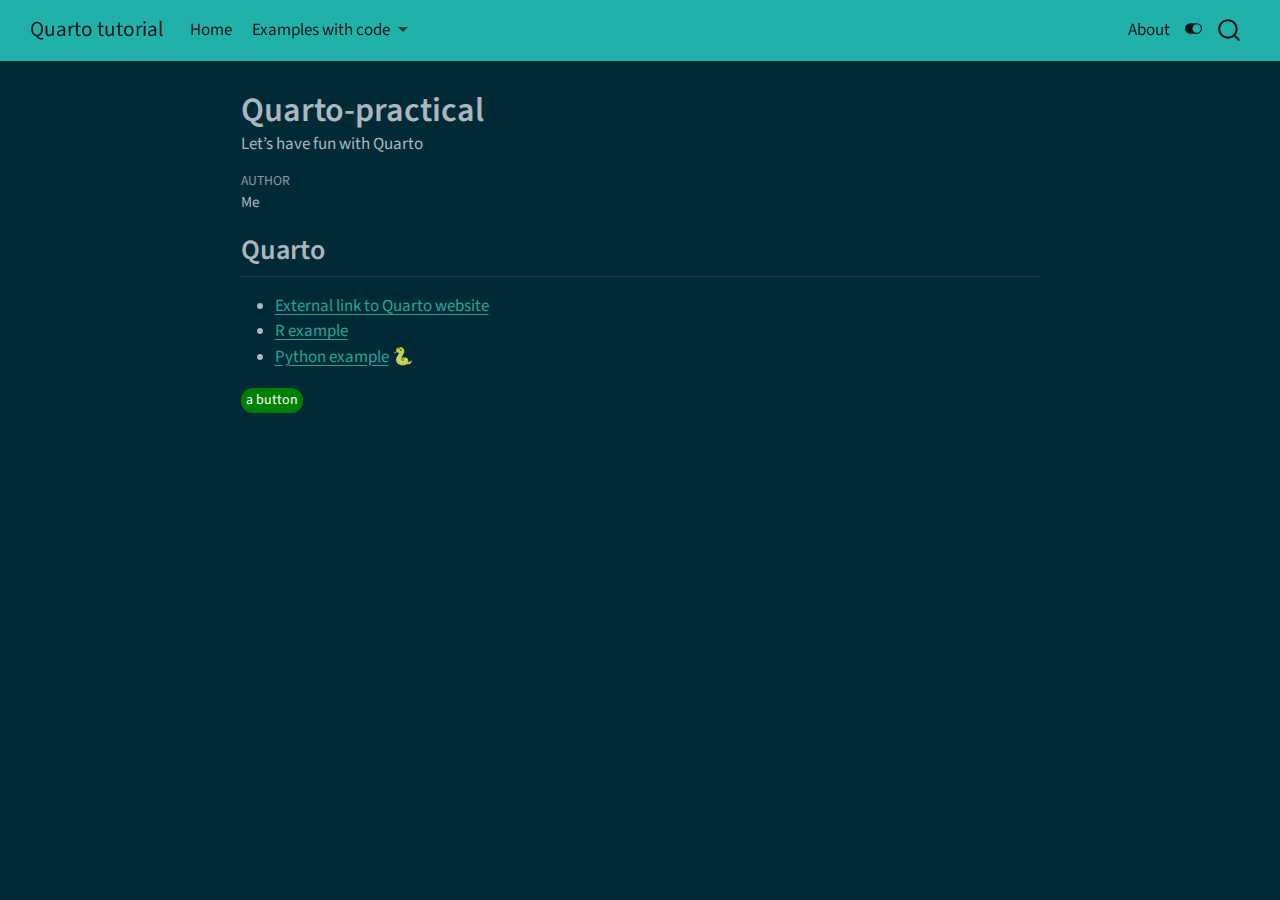
<file: index.html>
<!DOCTYPE html>
<html xmlns="http://www.w3.org/1999/xhtml" lang="en" xml:lang="en"><head>

<meta charset="utf-8">
<meta name="generator" content="quarto-1.7.31">

<meta name="viewport" content="width=device-width, initial-scale=1.0, user-scalable=yes">

<meta name="author" content="Me">
<meta name="description" content="Let’s have fun with Quarto">

<title>Quarto-practical – Quarto tutorial</title>
<style>
code{white-space: pre-wrap;}
span.smallcaps{font-variant: small-caps;}
div.columns{display: flex; gap: min(4vw, 1.5em);}
div.column{flex: auto; overflow-x: auto;}
div.hanging-indent{margin-left: 1.5em; text-indent: -1.5em;}
ul.task-list{list-style: none;}
ul.task-list li input[type="checkbox"] {
  width: 0.8em;
  margin: 0 0.8em 0.2em -1em; /* quarto-specific, see https://github.com/quarto-dev/quarto-cli/issues/4556 */ 
  vertical-align: middle;
}
</style>


<script src="site_libs/quarto-nav/quarto-nav.js"></script>
<script src="site_libs/quarto-nav/headroom.min.js"></script>
<script src="site_libs/clipboard/clipboard.min.js"></script>
<script src="site_libs/quarto-search/autocomplete.umd.js"></script>
<script src="site_libs/quarto-search/fuse.min.js"></script>
<script src="site_libs/quarto-search/quarto-search.js"></script>
<meta name="quarto:offset" content="./">
<script src="site_libs/quarto-html/quarto.js" type="module"></script>
<script src="site_libs/quarto-html/tabsets/tabsets.js" type="module"></script>
<script src="site_libs/quarto-html/popper.min.js"></script>
<script src="site_libs/quarto-html/tippy.umd.min.js"></script>
<script src="site_libs/quarto-html/anchor.min.js"></script>
<link href="site_libs/quarto-html/tippy.css" rel="stylesheet">
<link href="site_libs/quarto-html/quarto-syntax-highlighting-e1a5c8363afafaef2c763b6775fbf3ca.css" rel="stylesheet" class="quarto-color-scheme" id="quarto-text-highlighting-styles">
<link href="site_libs/quarto-html/quarto-syntax-highlighting-dark-8ef56b68f8fa1e9d2ba328e99e439f80.css" rel="stylesheet" class="quarto-color-scheme quarto-color-alternate" id="quarto-text-highlighting-styles">
<script src="site_libs/bootstrap/bootstrap.min.js"></script>
<link href="site_libs/bootstrap/bootstrap-icons.css" rel="stylesheet">
<link href="site_libs/bootstrap/bootstrap-92b220bdc145b5627be95fad82f359d5.min.css" rel="stylesheet" append-hash="true" class="quarto-color-scheme" id="quarto-bootstrap" data-mode="light">
<link href="site_libs/bootstrap/bootstrap-dark-1edc446ae2f6166cac9055a43b36e106.min.css" rel="stylesheet" append-hash="true" class="quarto-color-scheme quarto-color-alternate" id="quarto-bootstrap" data-mode="dark">
<script id="quarto-search-options" type="application/json">{
  "location": "navbar",
  "copy-button": false,
  "collapse-after": 3,
  "panel-placement": "end",
  "type": "overlay",
  "limit": 50,
  "keyboard-shortcut": [
    "f",
    "/",
    "s"
  ],
  "show-item-context": false,
  "language": {
    "search-no-results-text": "No results",
    "search-matching-documents-text": "matching documents",
    "search-copy-link-title": "Copy link to search",
    "search-hide-matches-text": "Hide additional matches",
    "search-more-match-text": "more match in this document",
    "search-more-matches-text": "more matches in this document",
    "search-clear-button-title": "Clear",
    "search-text-placeholder": "",
    "search-detached-cancel-button-title": "Cancel",
    "search-submit-button-title": "Submit",
    "search-label": "Search"
  }
}</script>


<link rel="stylesheet" href="styles.css">
</head>

<body class="nav-fixed fullcontent quarto-dark"><script id="quarto-html-before-body" type="application/javascript">
    const toggleBodyColorMode = (bsSheetEl) => {
      const mode = bsSheetEl.getAttribute("data-mode");
      const bodyEl = window.document.querySelector("body");
      if (mode === "dark") {
        bodyEl.classList.add("quarto-dark");
        bodyEl.classList.remove("quarto-light");
      } else {
        bodyEl.classList.add("quarto-light");
        bodyEl.classList.remove("quarto-dark");
      }
    }
    const toggleBodyColorPrimary = () => {
      const bsSheetEl = window.document.querySelector("link#quarto-bootstrap:not([rel=disabled-stylesheet])");
      if (bsSheetEl) {
        toggleBodyColorMode(bsSheetEl);
      }
    }
    const setColorSchemeToggle = (alternate) => {
      const toggles = window.document.querySelectorAll('.quarto-color-scheme-toggle');
      for (let i=0; i < toggles.length; i++) {
        const toggle = toggles[i];
        if (toggle) {
          if (alternate) {
            toggle.classList.add("alternate");
          } else {
            toggle.classList.remove("alternate");
          }
        }
      }
    };
    const toggleColorMode = (alternate) => {
      // Switch the stylesheets
      const primaryStylesheets = window.document.querySelectorAll('link.quarto-color-scheme:not(.quarto-color-alternate)');
      const alternateStylesheets = window.document.querySelectorAll('link.quarto-color-scheme.quarto-color-alternate');
      manageTransitions('#quarto-margin-sidebar .nav-link', false);
      if (alternate) {
        // note: dark is layered on light, we don't disable primary!
        enableStylesheet(alternateStylesheets);
        for (const sheetNode of alternateStylesheets) {
          if (sheetNode.id === "quarto-bootstrap") {
            toggleBodyColorMode(sheetNode);
          }
        }
      } else {
        disableStylesheet(alternateStylesheets);
        enableStylesheet(primaryStylesheets)
        toggleBodyColorPrimary();
      }
      manageTransitions('#quarto-margin-sidebar .nav-link', true);
      // Switch the toggles
      setColorSchemeToggle(alternate)
      // Hack to workaround the fact that safari doesn't
      // properly recolor the scrollbar when toggling (#1455)
      if (navigator.userAgent.indexOf('Safari') > 0 && navigator.userAgent.indexOf('Chrome') == -1) {
        manageTransitions("body", false);
        window.scrollTo(0, 1);
        setTimeout(() => {
          window.scrollTo(0, 0);
          manageTransitions("body", true);
        }, 40);
      }
    }
    const disableStylesheet = (stylesheets) => {
      for (let i=0; i < stylesheets.length; i++) {
        const stylesheet = stylesheets[i];
        stylesheet.rel = 'disabled-stylesheet';
      }
    }
    const enableStylesheet = (stylesheets) => {
      for (let i=0; i < stylesheets.length; i++) {
        const stylesheet = stylesheets[i];
        if(stylesheet.rel !== 'stylesheet') { // for Chrome, which will still FOUC without this check
          stylesheet.rel = 'stylesheet';
        }
      }
    }
    const manageTransitions = (selector, allowTransitions) => {
      const els = window.document.querySelectorAll(selector);
      for (let i=0; i < els.length; i++) {
        const el = els[i];
        if (allowTransitions) {
          el.classList.remove('notransition');
        } else {
          el.classList.add('notransition');
        }
      }
    }
    const isFileUrl = () => {
      return window.location.protocol === 'file:';
    }
    const hasAlternateSentinel = () => {
      let styleSentinel = getColorSchemeSentinel();
      if (styleSentinel !== null) {
        return styleSentinel === "alternate";
      } else {
        return false;
      }
    }
    const setStyleSentinel = (alternate) => {
      const value = alternate ? "alternate" : "default";
      if (!isFileUrl()) {
        window.localStorage.setItem("quarto-color-scheme", value);
      } else {
        localAlternateSentinel = value;
      }
    }
    const getColorSchemeSentinel = () => {
      if (!isFileUrl()) {
        const storageValue = window.localStorage.getItem("quarto-color-scheme");
        return storageValue != null ? storageValue : localAlternateSentinel;
      } else {
        return localAlternateSentinel;
      }
    }
    const toggleGiscusIfUsed = (isAlternate, darkModeDefault) => {
      const baseTheme = document.querySelector('#giscus-base-theme')?.value ?? 'light';
      const alternateTheme = document.querySelector('#giscus-alt-theme')?.value ?? 'dark';
      let newTheme = '';
      if(authorPrefersDark) {
        newTheme = isAlternate ? baseTheme : alternateTheme;
      } else {
        newTheme = isAlternate ? alternateTheme : baseTheme;
      }
      const changeGiscusTheme = () => {
        // From: https://github.com/giscus/giscus/issues/336
        const sendMessage = (message) => {
          const iframe = document.querySelector('iframe.giscus-frame');
          if (!iframe) return;
          iframe.contentWindow.postMessage({ giscus: message }, 'https://giscus.app');
        }
        sendMessage({
          setConfig: {
            theme: newTheme
          }
        });
      }
      const isGiscussLoaded = window.document.querySelector('iframe.giscus-frame') !== null;
      if (isGiscussLoaded) {
        changeGiscusTheme();
      }
    };
    const authorPrefersDark = true;
    const darkModeDefault = authorPrefersDark;
    let localAlternateSentinel = darkModeDefault ? 'alternate' : 'default';
    // Dark / light mode switch
    window.quartoToggleColorScheme = () => {
      // Read the current dark / light value
      let toAlternate = !hasAlternateSentinel();
      toggleColorMode(toAlternate);
      setStyleSentinel(toAlternate);
      toggleGiscusIfUsed(toAlternate, darkModeDefault);
      window.dispatchEvent(new Event('resize'));
    };
    // Switch to dark mode if need be
    if (hasAlternateSentinel()) {
      toggleColorMode(true);
    } else {
      toggleColorMode(false);
    }
  </script>

<div id="quarto-search-results"></div>
  <header id="quarto-header" class="headroom fixed-top">
    <nav class="navbar navbar-expand-lg " data-bs-theme="dark">
      <div class="navbar-container container-fluid">
      <div class="navbar-brand-container mx-auto">
    <a class="navbar-brand" href="./index.html">
    <span class="navbar-title">Quarto tutorial</span>
    </a>
  </div>
            <div id="quarto-search" class="" title="Search"></div>
          <button class="navbar-toggler" type="button" data-bs-toggle="collapse" data-bs-target="#navbarCollapse" aria-controls="navbarCollapse" role="menu" aria-expanded="false" aria-label="Toggle navigation" onclick="if (window.quartoToggleHeadroom) { window.quartoToggleHeadroom(); }">
  <span class="navbar-toggler-icon"></span>
</button>
          <div class="collapse navbar-collapse" id="navbarCollapse">
            <ul class="navbar-nav navbar-nav-scroll me-auto">
  <li class="nav-item">
    <a class="nav-link active" href="./index.html" aria-current="page"> 
<span class="menu-text">Home</span></a>
  </li>  
  <li class="nav-item dropdown ">
    <a class="nav-link dropdown-toggle" href="#" id="nav-menu-examples-with-code" role="link" data-bs-toggle="dropdown" aria-expanded="false">
 <span class="menu-text">Examples with code</span>
    </a>
    <ul class="dropdown-menu" aria-labelledby="nav-menu-examples-with-code">    
        <li>
    <a class="dropdown-item" href="./doc/r.html">
 <span class="dropdown-text">R code</span></a>
  </li>  
        <li>
    <a class="dropdown-item" href="./doc/python.html">
 <span class="dropdown-text">Python code</span></a>
  </li>  
    </ul>
  </li>
</ul>
            <ul class="navbar-nav navbar-nav-scroll ms-auto">
  <li class="nav-item">
    <a class="nav-link" href="./about.html"> 
<span class="menu-text">About</span></a>
  </li>  
</ul>
          </div> <!-- /navcollapse -->
            <div class="quarto-navbar-tools">
  <a href="" class="quarto-color-scheme-toggle quarto-navigation-tool  px-1" onclick="window.quartoToggleColorScheme(); return false;" title="Toggle dark mode"><i class="bi"></i></a>
</div>
      </div> <!-- /container-fluid -->
    </nav>
</header>
<!-- content -->
<div id="quarto-content" class="quarto-container page-columns page-rows-contents page-layout-article page-navbar">
<!-- sidebar -->
<!-- margin-sidebar -->
    
<!-- main -->
<main class="content" id="quarto-document-content">


<header id="title-block-header" class="quarto-title-block default">
<div class="quarto-title">
<h1 class="title">Quarto-practical</h1>
</div>

<div>
  <div class="description">
    Let’s have fun with Quarto
  </div>
</div>


<div class="quarto-title-meta">

    <div>
    <div class="quarto-title-meta-heading">Author</div>
    <div class="quarto-title-meta-contents">
             <p>Me </p>
          </div>
  </div>
    
  
    
  </div>
  


</header>


<section id="quarto" class="level2">
<h2 class="anchored" data-anchor-id="quarto">Quarto</h2>
<ul>
<li><a href="https://quarto.org/" target="_blank">External link to Quarto website</a></li>
<li><a href="./doc/r.html">R example</a></li>
<li><a href="./doc/python.html">Python example</a> <span class="emoji" data-emoji="snake">🐍</span></li>
</ul>
<p><span class="green-button">a button</span></p>


</section>

</main> <!-- /main -->
<script id="quarto-html-after-body" type="application/javascript">
  window.document.addEventListener("DOMContentLoaded", function (event) {
    // Ensure there is a toggle, if there isn't float one in the top right
    if (window.document.querySelector('.quarto-color-scheme-toggle') === null) {
      const a = window.document.createElement('a');
      a.classList.add('top-right');
      a.classList.add('quarto-color-scheme-toggle');
      a.href = "";
      a.onclick = function() { try { window.quartoToggleColorScheme(); } catch {} return false; };
      const i = window.document.createElement("i");
      i.classList.add('bi');
      a.appendChild(i);
      window.document.body.appendChild(a);
    }
    setColorSchemeToggle(hasAlternateSentinel())
    const icon = "";
    const anchorJS = new window.AnchorJS();
    anchorJS.options = {
      placement: 'right',
      icon: icon
    };
    anchorJS.add('.anchored');
    const isCodeAnnotation = (el) => {
      for (const clz of el.classList) {
        if (clz.startsWith('code-annotation-')) {                     
          return true;
        }
      }
      return false;
    }
    const onCopySuccess = function(e) {
      // button target
      const button = e.trigger;
      // don't keep focus
      button.blur();
      // flash "checked"
      button.classList.add('code-copy-button-checked');
      var currentTitle = button.getAttribute("title");
      button.setAttribute("title", "Copied!");
      let tooltip;
      if (window.bootstrap) {
        button.setAttribute("data-bs-toggle", "tooltip");
        button.setAttribute("data-bs-placement", "left");
        button.setAttribute("data-bs-title", "Copied!");
        tooltip = new bootstrap.Tooltip(button, 
          { trigger: "manual", 
            customClass: "code-copy-button-tooltip",
            offset: [0, -8]});
        tooltip.show();    
      }
      setTimeout(function() {
        if (tooltip) {
          tooltip.hide();
          button.removeAttribute("data-bs-title");
          button.removeAttribute("data-bs-toggle");
          button.removeAttribute("data-bs-placement");
        }
        button.setAttribute("title", currentTitle);
        button.classList.remove('code-copy-button-checked');
      }, 1000);
      // clear code selection
      e.clearSelection();
    }
    const getTextToCopy = function(trigger) {
        const codeEl = trigger.previousElementSibling.cloneNode(true);
        for (const childEl of codeEl.children) {
          if (isCodeAnnotation(childEl)) {
            childEl.remove();
          }
        }
        return codeEl.innerText;
    }
    const clipboard = new window.ClipboardJS('.code-copy-button:not([data-in-quarto-modal])', {
      text: getTextToCopy
    });
    clipboard.on('success', onCopySuccess);
    if (window.document.getElementById('quarto-embedded-source-code-modal')) {
      const clipboardModal = new window.ClipboardJS('.code-copy-button[data-in-quarto-modal]', {
        text: getTextToCopy,
        container: window.document.getElementById('quarto-embedded-source-code-modal')
      });
      clipboardModal.on('success', onCopySuccess);
    }
      var localhostRegex = new RegExp(/^(?:http|https):\/\/localhost\:?[0-9]*\//);
      var mailtoRegex = new RegExp(/^mailto:/);
        var filterRegex = new RegExp("https:\/\/ludo2ne\.github\.io\/Quarto-practical\/");
      var isInternal = (href) => {
          return filterRegex.test(href) || localhostRegex.test(href) || mailtoRegex.test(href);
      }
      // Inspect non-navigation links and adorn them if external
     var links = window.document.querySelectorAll('a[href]:not(.nav-link):not(.navbar-brand):not(.toc-action):not(.sidebar-link):not(.sidebar-item-toggle):not(.pagination-link):not(.no-external):not([aria-hidden]):not(.dropdown-item):not(.quarto-navigation-tool):not(.about-link)');
      for (var i=0; i<links.length; i++) {
        const link = links[i];
        if (!isInternal(link.href)) {
          // undo the damage that might have been done by quarto-nav.js in the case of
          // links that we want to consider external
          if (link.dataset.originalHref !== undefined) {
            link.href = link.dataset.originalHref;
          }
        }
      }
    function tippyHover(el, contentFn, onTriggerFn, onUntriggerFn) {
      const config = {
        allowHTML: true,
        maxWidth: 500,
        delay: 100,
        arrow: false,
        appendTo: function(el) {
            return el.parentElement;
        },
        interactive: true,
        interactiveBorder: 10,
        theme: 'quarto',
        placement: 'bottom-start',
      };
      if (contentFn) {
        config.content = contentFn;
      }
      if (onTriggerFn) {
        config.onTrigger = onTriggerFn;
      }
      if (onUntriggerFn) {
        config.onUntrigger = onUntriggerFn;
      }
      window.tippy(el, config); 
    }
    const noterefs = window.document.querySelectorAll('a[role="doc-noteref"]');
    for (var i=0; i<noterefs.length; i++) {
      const ref = noterefs[i];
      tippyHover(ref, function() {
        // use id or data attribute instead here
        let href = ref.getAttribute('data-footnote-href') || ref.getAttribute('href');
        try { href = new URL(href).hash; } catch {}
        const id = href.replace(/^#\/?/, "");
        const note = window.document.getElementById(id);
        if (note) {
          return note.innerHTML;
        } else {
          return "";
        }
      });
    }
    const xrefs = window.document.querySelectorAll('a.quarto-xref');
    const processXRef = (id, note) => {
      // Strip column container classes
      const stripColumnClz = (el) => {
        el.classList.remove("page-full", "page-columns");
        if (el.children) {
          for (const child of el.children) {
            stripColumnClz(child);
          }
        }
      }
      stripColumnClz(note)
      if (id === null || id.startsWith('sec-')) {
        // Special case sections, only their first couple elements
        const container = document.createElement("div");
        if (note.children && note.children.length > 2) {
          container.appendChild(note.children[0].cloneNode(true));
          for (let i = 1; i < note.children.length; i++) {
            const child = note.children[i];
            if (child.tagName === "P" && child.innerText === "") {
              continue;
            } else {
              container.appendChild(child.cloneNode(true));
              break;
            }
          }
          if (window.Quarto?.typesetMath) {
            window.Quarto.typesetMath(container);
          }
          return container.innerHTML
        } else {
          if (window.Quarto?.typesetMath) {
            window.Quarto.typesetMath(note);
          }
          return note.innerHTML;
        }
      } else {
        // Remove any anchor links if they are present
        const anchorLink = note.querySelector('a.anchorjs-link');
        if (anchorLink) {
          anchorLink.remove();
        }
        if (window.Quarto?.typesetMath) {
          window.Quarto.typesetMath(note);
        }
        if (note.classList.contains("callout")) {
          return note.outerHTML;
        } else {
          return note.innerHTML;
        }
      }
    }
    for (var i=0; i<xrefs.length; i++) {
      const xref = xrefs[i];
      tippyHover(xref, undefined, function(instance) {
        instance.disable();
        let url = xref.getAttribute('href');
        let hash = undefined; 
        if (url.startsWith('#')) {
          hash = url;
        } else {
          try { hash = new URL(url).hash; } catch {}
        }
        if (hash) {
          const id = hash.replace(/^#\/?/, "");
          const note = window.document.getElementById(id);
          if (note !== null) {
            try {
              const html = processXRef(id, note.cloneNode(true));
              instance.setContent(html);
            } finally {
              instance.enable();
              instance.show();
            }
          } else {
            // See if we can fetch this
            fetch(url.split('#')[0])
            .then(res => res.text())
            .then(html => {
              const parser = new DOMParser();
              const htmlDoc = parser.parseFromString(html, "text/html");
              const note = htmlDoc.getElementById(id);
              if (note !== null) {
                const html = processXRef(id, note);
                instance.setContent(html);
              } 
            }).finally(() => {
              instance.enable();
              instance.show();
            });
          }
        } else {
          // See if we can fetch a full url (with no hash to target)
          // This is a special case and we should probably do some content thinning / targeting
          fetch(url)
          .then(res => res.text())
          .then(html => {
            const parser = new DOMParser();
            const htmlDoc = parser.parseFromString(html, "text/html");
            const note = htmlDoc.querySelector('main.content');
            if (note !== null) {
              // This should only happen for chapter cross references
              // (since there is no id in the URL)
              // remove the first header
              if (note.children.length > 0 && note.children[0].tagName === "HEADER") {
                note.children[0].remove();
              }
              const html = processXRef(null, note);
              instance.setContent(html);
            } 
          }).finally(() => {
            instance.enable();
            instance.show();
          });
        }
      }, function(instance) {
      });
    }
        let selectedAnnoteEl;
        const selectorForAnnotation = ( cell, annotation) => {
          let cellAttr = 'data-code-cell="' + cell + '"';
          let lineAttr = 'data-code-annotation="' +  annotation + '"';
          const selector = 'span[' + cellAttr + '][' + lineAttr + ']';
          return selector;
        }
        const selectCodeLines = (annoteEl) => {
          const doc = window.document;
          const targetCell = annoteEl.getAttribute("data-target-cell");
          const targetAnnotation = annoteEl.getAttribute("data-target-annotation");
          const annoteSpan = window.document.querySelector(selectorForAnnotation(targetCell, targetAnnotation));
          const lines = annoteSpan.getAttribute("data-code-lines").split(",");
          const lineIds = lines.map((line) => {
            return targetCell + "-" + line;
          })
          let top = null;
          let height = null;
          let parent = null;
          if (lineIds.length > 0) {
              //compute the position of the single el (top and bottom and make a div)
              const el = window.document.getElementById(lineIds[0]);
              top = el.offsetTop;
              height = el.offsetHeight;
              parent = el.parentElement.parentElement;
            if (lineIds.length > 1) {
              const lastEl = window.document.getElementById(lineIds[lineIds.length - 1]);
              const bottom = lastEl.offsetTop + lastEl.offsetHeight;
              height = bottom - top;
            }
            if (top !== null && height !== null && parent !== null) {
              // cook up a div (if necessary) and position it 
              let div = window.document.getElementById("code-annotation-line-highlight");
              if (div === null) {
                div = window.document.createElement("div");
                div.setAttribute("id", "code-annotation-line-highlight");
                div.style.position = 'absolute';
                parent.appendChild(div);
              }
              div.style.top = top - 2 + "px";
              div.style.height = height + 4 + "px";
              div.style.left = 0;
              let gutterDiv = window.document.getElementById("code-annotation-line-highlight-gutter");
              if (gutterDiv === null) {
                gutterDiv = window.document.createElement("div");
                gutterDiv.setAttribute("id", "code-annotation-line-highlight-gutter");
                gutterDiv.style.position = 'absolute';
                const codeCell = window.document.getElementById(targetCell);
                const gutter = codeCell.querySelector('.code-annotation-gutter');
                gutter.appendChild(gutterDiv);
              }
              gutterDiv.style.top = top - 2 + "px";
              gutterDiv.style.height = height + 4 + "px";
            }
            selectedAnnoteEl = annoteEl;
          }
        };
        const unselectCodeLines = () => {
          const elementsIds = ["code-annotation-line-highlight", "code-annotation-line-highlight-gutter"];
          elementsIds.forEach((elId) => {
            const div = window.document.getElementById(elId);
            if (div) {
              div.remove();
            }
          });
          selectedAnnoteEl = undefined;
        };
          // Handle positioning of the toggle
      window.addEventListener(
        "resize",
        throttle(() => {
          elRect = undefined;
          if (selectedAnnoteEl) {
            selectCodeLines(selectedAnnoteEl);
          }
        }, 10)
      );
      function throttle(fn, ms) {
      let throttle = false;
      let timer;
        return (...args) => {
          if(!throttle) { // first call gets through
              fn.apply(this, args);
              throttle = true;
          } else { // all the others get throttled
              if(timer) clearTimeout(timer); // cancel #2
              timer = setTimeout(() => {
                fn.apply(this, args);
                timer = throttle = false;
              }, ms);
          }
        };
      }
        // Attach click handler to the DT
        const annoteDls = window.document.querySelectorAll('dt[data-target-cell]');
        for (const annoteDlNode of annoteDls) {
          annoteDlNode.addEventListener('click', (event) => {
            const clickedEl = event.target;
            if (clickedEl !== selectedAnnoteEl) {
              unselectCodeLines();
              const activeEl = window.document.querySelector('dt[data-target-cell].code-annotation-active');
              if (activeEl) {
                activeEl.classList.remove('code-annotation-active');
              }
              selectCodeLines(clickedEl);
              clickedEl.classList.add('code-annotation-active');
            } else {
              // Unselect the line
              unselectCodeLines();
              clickedEl.classList.remove('code-annotation-active');
            }
          });
        }
    const findCites = (el) => {
      const parentEl = el.parentElement;
      if (parentEl) {
        const cites = parentEl.dataset.cites;
        if (cites) {
          return {
            el,
            cites: cites.split(' ')
          };
        } else {
          return findCites(el.parentElement)
        }
      } else {
        return undefined;
      }
    };
    var bibliorefs = window.document.querySelectorAll('a[role="doc-biblioref"]');
    for (var i=0; i<bibliorefs.length; i++) {
      const ref = bibliorefs[i];
      const citeInfo = findCites(ref);
      if (citeInfo) {
        tippyHover(citeInfo.el, function() {
          var popup = window.document.createElement('div');
          citeInfo.cites.forEach(function(cite) {
            var citeDiv = window.document.createElement('div');
            citeDiv.classList.add('hanging-indent');
            citeDiv.classList.add('csl-entry');
            var biblioDiv = window.document.getElementById('ref-' + cite);
            if (biblioDiv) {
              citeDiv.innerHTML = biblioDiv.innerHTML;
            }
            popup.appendChild(citeDiv);
          });
          return popup.innerHTML;
        });
      }
    }
  });
  </script>
</div> <!-- /content -->




</body></html>
</file>
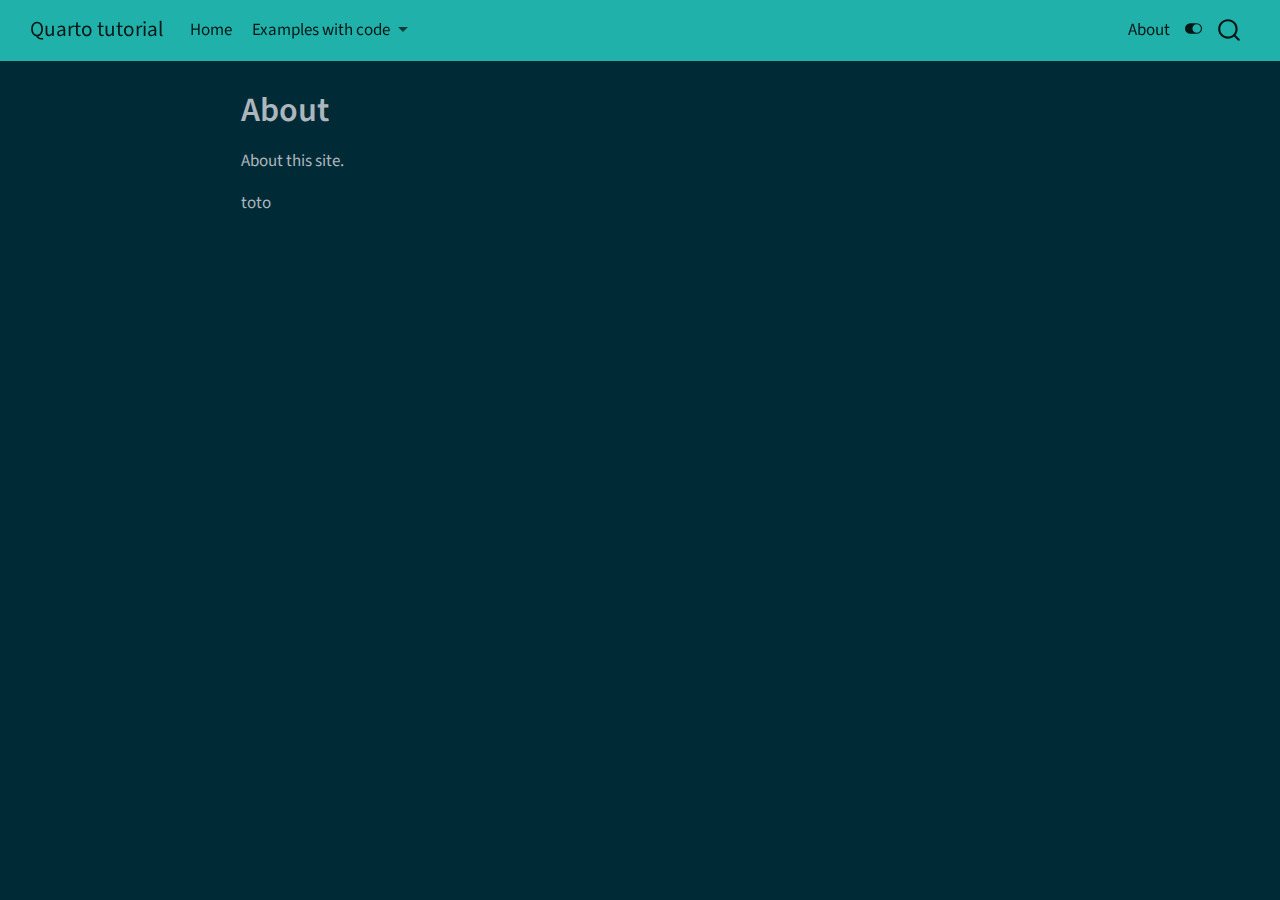
<file: about.html>
<!DOCTYPE html>
<html xmlns="http://www.w3.org/1999/xhtml" lang="en" xml:lang="en"><head>

<meta charset="utf-8">
<meta name="generator" content="quarto-1.7.31">

<meta name="viewport" content="width=device-width, initial-scale=1.0, user-scalable=yes">


<title>About – Quarto tutorial</title>
<style>
code{white-space: pre-wrap;}
span.smallcaps{font-variant: small-caps;}
div.columns{display: flex; gap: min(4vw, 1.5em);}
div.column{flex: auto; overflow-x: auto;}
div.hanging-indent{margin-left: 1.5em; text-indent: -1.5em;}
ul.task-list{list-style: none;}
ul.task-list li input[type="checkbox"] {
  width: 0.8em;
  margin: 0 0.8em 0.2em -1em; /* quarto-specific, see https://github.com/quarto-dev/quarto-cli/issues/4556 */ 
  vertical-align: middle;
}
</style>


<script src="site_libs/quarto-nav/quarto-nav.js"></script>
<script src="site_libs/quarto-nav/headroom.min.js"></script>
<script src="site_libs/clipboard/clipboard.min.js"></script>
<script src="site_libs/quarto-search/autocomplete.umd.js"></script>
<script src="site_libs/quarto-search/fuse.min.js"></script>
<script src="site_libs/quarto-search/quarto-search.js"></script>
<meta name="quarto:offset" content="./">
<script src="site_libs/quarto-html/quarto.js" type="module"></script>
<script src="site_libs/quarto-html/tabsets/tabsets.js" type="module"></script>
<script src="site_libs/quarto-html/popper.min.js"></script>
<script src="site_libs/quarto-html/tippy.umd.min.js"></script>
<script src="site_libs/quarto-html/anchor.min.js"></script>
<link href="site_libs/quarto-html/tippy.css" rel="stylesheet">
<link href="site_libs/quarto-html/quarto-syntax-highlighting-e1a5c8363afafaef2c763b6775fbf3ca.css" rel="stylesheet" class="quarto-color-scheme" id="quarto-text-highlighting-styles">
<link href="site_libs/quarto-html/quarto-syntax-highlighting-dark-8ef56b68f8fa1e9d2ba328e99e439f80.css" rel="stylesheet" class="quarto-color-scheme quarto-color-alternate" id="quarto-text-highlighting-styles">
<script src="site_libs/bootstrap/bootstrap.min.js"></script>
<link href="site_libs/bootstrap/bootstrap-icons.css" rel="stylesheet">
<link href="site_libs/bootstrap/bootstrap-92b220bdc145b5627be95fad82f359d5.min.css" rel="stylesheet" append-hash="true" class="quarto-color-scheme" id="quarto-bootstrap" data-mode="light">
<link href="site_libs/bootstrap/bootstrap-dark-1edc446ae2f6166cac9055a43b36e106.min.css" rel="stylesheet" append-hash="true" class="quarto-color-scheme quarto-color-alternate" id="quarto-bootstrap" data-mode="dark">
<script id="quarto-search-options" type="application/json">{
  "location": "navbar",
  "copy-button": false,
  "collapse-after": 3,
  "panel-placement": "end",
  "type": "overlay",
  "limit": 50,
  "keyboard-shortcut": [
    "f",
    "/",
    "s"
  ],
  "show-item-context": false,
  "language": {
    "search-no-results-text": "No results",
    "search-matching-documents-text": "matching documents",
    "search-copy-link-title": "Copy link to search",
    "search-hide-matches-text": "Hide additional matches",
    "search-more-match-text": "more match in this document",
    "search-more-matches-text": "more matches in this document",
    "search-clear-button-title": "Clear",
    "search-text-placeholder": "",
    "search-detached-cancel-button-title": "Cancel",
    "search-submit-button-title": "Submit",
    "search-label": "Search"
  }
}</script>


<link rel="stylesheet" href="styles.css">
</head>

<body class="nav-fixed fullcontent quarto-dark"><script id="quarto-html-before-body" type="application/javascript">
    const toggleBodyColorMode = (bsSheetEl) => {
      const mode = bsSheetEl.getAttribute("data-mode");
      const bodyEl = window.document.querySelector("body");
      if (mode === "dark") {
        bodyEl.classList.add("quarto-dark");
        bodyEl.classList.remove("quarto-light");
      } else {
        bodyEl.classList.add("quarto-light");
        bodyEl.classList.remove("quarto-dark");
      }
    }
    const toggleBodyColorPrimary = () => {
      const bsSheetEl = window.document.querySelector("link#quarto-bootstrap:not([rel=disabled-stylesheet])");
      if (bsSheetEl) {
        toggleBodyColorMode(bsSheetEl);
      }
    }
    const setColorSchemeToggle = (alternate) => {
      const toggles = window.document.querySelectorAll('.quarto-color-scheme-toggle');
      for (let i=0; i < toggles.length; i++) {
        const toggle = toggles[i];
        if (toggle) {
          if (alternate) {
            toggle.classList.add("alternate");
          } else {
            toggle.classList.remove("alternate");
          }
        }
      }
    };
    const toggleColorMode = (alternate) => {
      // Switch the stylesheets
      const primaryStylesheets = window.document.querySelectorAll('link.quarto-color-scheme:not(.quarto-color-alternate)');
      const alternateStylesheets = window.document.querySelectorAll('link.quarto-color-scheme.quarto-color-alternate');
      manageTransitions('#quarto-margin-sidebar .nav-link', false);
      if (alternate) {
        // note: dark is layered on light, we don't disable primary!
        enableStylesheet(alternateStylesheets);
        for (const sheetNode of alternateStylesheets) {
          if (sheetNode.id === "quarto-bootstrap") {
            toggleBodyColorMode(sheetNode);
          }
        }
      } else {
        disableStylesheet(alternateStylesheets);
        enableStylesheet(primaryStylesheets)
        toggleBodyColorPrimary();
      }
      manageTransitions('#quarto-margin-sidebar .nav-link', true);
      // Switch the toggles
      setColorSchemeToggle(alternate)
      // Hack to workaround the fact that safari doesn't
      // properly recolor the scrollbar when toggling (#1455)
      if (navigator.userAgent.indexOf('Safari') > 0 && navigator.userAgent.indexOf('Chrome') == -1) {
        manageTransitions("body", false);
        window.scrollTo(0, 1);
        setTimeout(() => {
          window.scrollTo(0, 0);
          manageTransitions("body", true);
        }, 40);
      }
    }
    const disableStylesheet = (stylesheets) => {
      for (let i=0; i < stylesheets.length; i++) {
        const stylesheet = stylesheets[i];
        stylesheet.rel = 'disabled-stylesheet';
      }
    }
    const enableStylesheet = (stylesheets) => {
      for (let i=0; i < stylesheets.length; i++) {
        const stylesheet = stylesheets[i];
        if(stylesheet.rel !== 'stylesheet') { // for Chrome, which will still FOUC without this check
          stylesheet.rel = 'stylesheet';
        }
      }
    }
    const manageTransitions = (selector, allowTransitions) => {
      const els = window.document.querySelectorAll(selector);
      for (let i=0; i < els.length; i++) {
        const el = els[i];
        if (allowTransitions) {
          el.classList.remove('notransition');
        } else {
          el.classList.add('notransition');
        }
      }
    }
    const isFileUrl = () => {
      return window.location.protocol === 'file:';
    }
    const hasAlternateSentinel = () => {
      let styleSentinel = getColorSchemeSentinel();
      if (styleSentinel !== null) {
        return styleSentinel === "alternate";
      } else {
        return false;
      }
    }
    const setStyleSentinel = (alternate) => {
      const value = alternate ? "alternate" : "default";
      if (!isFileUrl()) {
        window.localStorage.setItem("quarto-color-scheme", value);
      } else {
        localAlternateSentinel = value;
      }
    }
    const getColorSchemeSentinel = () => {
      if (!isFileUrl()) {
        const storageValue = window.localStorage.getItem("quarto-color-scheme");
        return storageValue != null ? storageValue : localAlternateSentinel;
      } else {
        return localAlternateSentinel;
      }
    }
    const toggleGiscusIfUsed = (isAlternate, darkModeDefault) => {
      const baseTheme = document.querySelector('#giscus-base-theme')?.value ?? 'light';
      const alternateTheme = document.querySelector('#giscus-alt-theme')?.value ?? 'dark';
      let newTheme = '';
      if(authorPrefersDark) {
        newTheme = isAlternate ? baseTheme : alternateTheme;
      } else {
        newTheme = isAlternate ? alternateTheme : baseTheme;
      }
      const changeGiscusTheme = () => {
        // From: https://github.com/giscus/giscus/issues/336
        const sendMessage = (message) => {
          const iframe = document.querySelector('iframe.giscus-frame');
          if (!iframe) return;
          iframe.contentWindow.postMessage({ giscus: message }, 'https://giscus.app');
        }
        sendMessage({
          setConfig: {
            theme: newTheme
          }
        });
      }
      const isGiscussLoaded = window.document.querySelector('iframe.giscus-frame') !== null;
      if (isGiscussLoaded) {
        changeGiscusTheme();
      }
    };
    const authorPrefersDark = true;
    const darkModeDefault = authorPrefersDark;
    let localAlternateSentinel = darkModeDefault ? 'alternate' : 'default';
    // Dark / light mode switch
    window.quartoToggleColorScheme = () => {
      // Read the current dark / light value
      let toAlternate = !hasAlternateSentinel();
      toggleColorMode(toAlternate);
      setStyleSentinel(toAlternate);
      toggleGiscusIfUsed(toAlternate, darkModeDefault);
      window.dispatchEvent(new Event('resize'));
    };
    // Switch to dark mode if need be
    if (hasAlternateSentinel()) {
      toggleColorMode(true);
    } else {
      toggleColorMode(false);
    }
  </script>

<div id="quarto-search-results"></div>
  <header id="quarto-header" class="headroom fixed-top">
    <nav class="navbar navbar-expand-lg " data-bs-theme="dark">
      <div class="navbar-container container-fluid">
      <div class="navbar-brand-container mx-auto">
    <a class="navbar-brand" href="./index.html">
    <span class="navbar-title">Quarto tutorial</span>
    </a>
  </div>
            <div id="quarto-search" class="" title="Search"></div>
          <button class="navbar-toggler" type="button" data-bs-toggle="collapse" data-bs-target="#navbarCollapse" aria-controls="navbarCollapse" role="menu" aria-expanded="false" aria-label="Toggle navigation" onclick="if (window.quartoToggleHeadroom) { window.quartoToggleHeadroom(); }">
  <span class="navbar-toggler-icon"></span>
</button>
          <div class="collapse navbar-collapse" id="navbarCollapse">
            <ul class="navbar-nav navbar-nav-scroll me-auto">
  <li class="nav-item">
    <a class="nav-link" href="./index.html"> 
<span class="menu-text">Home</span></a>
  </li>  
  <li class="nav-item dropdown ">
    <a class="nav-link dropdown-toggle" href="#" id="nav-menu-examples-with-code" role="link" data-bs-toggle="dropdown" aria-expanded="false">
 <span class="menu-text">Examples with code</span>
    </a>
    <ul class="dropdown-menu" aria-labelledby="nav-menu-examples-with-code">    
        <li>
    <a class="dropdown-item" href="./doc/r.html">
 <span class="dropdown-text">R code</span></a>
  </li>  
        <li>
    <a class="dropdown-item" href="./doc/python.html">
 <span class="dropdown-text">Python code</span></a>
  </li>  
    </ul>
  </li>
</ul>
            <ul class="navbar-nav navbar-nav-scroll ms-auto">
  <li class="nav-item">
    <a class="nav-link active" href="./about.html" aria-current="page"> 
<span class="menu-text">About</span></a>
  </li>  
</ul>
          </div> <!-- /navcollapse -->
            <div class="quarto-navbar-tools">
  <a href="" class="quarto-color-scheme-toggle quarto-navigation-tool  px-1" onclick="window.quartoToggleColorScheme(); return false;" title="Toggle dark mode"><i class="bi"></i></a>
</div>
      </div> <!-- /container-fluid -->
    </nav>
</header>
<!-- content -->
<div id="quarto-content" class="quarto-container page-columns page-rows-contents page-layout-article page-navbar">
<!-- sidebar -->
<!-- margin-sidebar -->
    
<!-- main -->
<main class="content" id="quarto-document-content">


<header id="title-block-header" class="quarto-title-block default">
<div class="quarto-title">
<h1 class="title">About</h1>
</div>



<div class="quarto-title-meta">

    
  
    
  </div>
  


</header>


<p>About this site.</p>
<p>toto</p>



</main> <!-- /main -->
<script id="quarto-html-after-body" type="application/javascript">
  window.document.addEventListener("DOMContentLoaded", function (event) {
    // Ensure there is a toggle, if there isn't float one in the top right
    if (window.document.querySelector('.quarto-color-scheme-toggle') === null) {
      const a = window.document.createElement('a');
      a.classList.add('top-right');
      a.classList.add('quarto-color-scheme-toggle');
      a.href = "";
      a.onclick = function() { try { window.quartoToggleColorScheme(); } catch {} return false; };
      const i = window.document.createElement("i");
      i.classList.add('bi');
      a.appendChild(i);
      window.document.body.appendChild(a);
    }
    setColorSchemeToggle(hasAlternateSentinel())
    const icon = "";
    const anchorJS = new window.AnchorJS();
    anchorJS.options = {
      placement: 'right',
      icon: icon
    };
    anchorJS.add('.anchored');
    const isCodeAnnotation = (el) => {
      for (const clz of el.classList) {
        if (clz.startsWith('code-annotation-')) {                     
          return true;
        }
      }
      return false;
    }
    const onCopySuccess = function(e) {
      // button target
      const button = e.trigger;
      // don't keep focus
      button.blur();
      // flash "checked"
      button.classList.add('code-copy-button-checked');
      var currentTitle = button.getAttribute("title");
      button.setAttribute("title", "Copied!");
      let tooltip;
      if (window.bootstrap) {
        button.setAttribute("data-bs-toggle", "tooltip");
        button.setAttribute("data-bs-placement", "left");
        button.setAttribute("data-bs-title", "Copied!");
        tooltip = new bootstrap.Tooltip(button, 
          { trigger: "manual", 
            customClass: "code-copy-button-tooltip",
            offset: [0, -8]});
        tooltip.show();    
      }
      setTimeout(function() {
        if (tooltip) {
          tooltip.hide();
          button.removeAttribute("data-bs-title");
          button.removeAttribute("data-bs-toggle");
          button.removeAttribute("data-bs-placement");
        }
        button.setAttribute("title", currentTitle);
        button.classList.remove('code-copy-button-checked');
      }, 1000);
      // clear code selection
      e.clearSelection();
    }
    const getTextToCopy = function(trigger) {
        const codeEl = trigger.previousElementSibling.cloneNode(true);
        for (const childEl of codeEl.children) {
          if (isCodeAnnotation(childEl)) {
            childEl.remove();
          }
        }
        return codeEl.innerText;
    }
    const clipboard = new window.ClipboardJS('.code-copy-button:not([data-in-quarto-modal])', {
      text: getTextToCopy
    });
    clipboard.on('success', onCopySuccess);
    if (window.document.getElementById('quarto-embedded-source-code-modal')) {
      const clipboardModal = new window.ClipboardJS('.code-copy-button[data-in-quarto-modal]', {
        text: getTextToCopy,
        container: window.document.getElementById('quarto-embedded-source-code-modal')
      });
      clipboardModal.on('success', onCopySuccess);
    }
      var localhostRegex = new RegExp(/^(?:http|https):\/\/localhost\:?[0-9]*\//);
      var mailtoRegex = new RegExp(/^mailto:/);
        var filterRegex = new RegExp("https:\/\/ludo2ne\.github\.io\/Quarto-practical\/");
      var isInternal = (href) => {
          return filterRegex.test(href) || localhostRegex.test(href) || mailtoRegex.test(href);
      }
      // Inspect non-navigation links and adorn them if external
     var links = window.document.querySelectorAll('a[href]:not(.nav-link):not(.navbar-brand):not(.toc-action):not(.sidebar-link):not(.sidebar-item-toggle):not(.pagination-link):not(.no-external):not([aria-hidden]):not(.dropdown-item):not(.quarto-navigation-tool):not(.about-link)');
      for (var i=0; i<links.length; i++) {
        const link = links[i];
        if (!isInternal(link.href)) {
          // undo the damage that might have been done by quarto-nav.js in the case of
          // links that we want to consider external
          if (link.dataset.originalHref !== undefined) {
            link.href = link.dataset.originalHref;
          }
        }
      }
    function tippyHover(el, contentFn, onTriggerFn, onUntriggerFn) {
      const config = {
        allowHTML: true,
        maxWidth: 500,
        delay: 100,
        arrow: false,
        appendTo: function(el) {
            return el.parentElement;
        },
        interactive: true,
        interactiveBorder: 10,
        theme: 'quarto',
        placement: 'bottom-start',
      };
      if (contentFn) {
        config.content = contentFn;
      }
      if (onTriggerFn) {
        config.onTrigger = onTriggerFn;
      }
      if (onUntriggerFn) {
        config.onUntrigger = onUntriggerFn;
      }
      window.tippy(el, config); 
    }
    const noterefs = window.document.querySelectorAll('a[role="doc-noteref"]');
    for (var i=0; i<noterefs.length; i++) {
      const ref = noterefs[i];
      tippyHover(ref, function() {
        // use id or data attribute instead here
        let href = ref.getAttribute('data-footnote-href') || ref.getAttribute('href');
        try { href = new URL(href).hash; } catch {}
        const id = href.replace(/^#\/?/, "");
        const note = window.document.getElementById(id);
        if (note) {
          return note.innerHTML;
        } else {
          return "";
        }
      });
    }
    const xrefs = window.document.querySelectorAll('a.quarto-xref');
    const processXRef = (id, note) => {
      // Strip column container classes
      const stripColumnClz = (el) => {
        el.classList.remove("page-full", "page-columns");
        if (el.children) {
          for (const child of el.children) {
            stripColumnClz(child);
          }
        }
      }
      stripColumnClz(note)
      if (id === null || id.startsWith('sec-')) {
        // Special case sections, only their first couple elements
        const container = document.createElement("div");
        if (note.children && note.children.length > 2) {
          container.appendChild(note.children[0].cloneNode(true));
          for (let i = 1; i < note.children.length; i++) {
            const child = note.children[i];
            if (child.tagName === "P" && child.innerText === "") {
              continue;
            } else {
              container.appendChild(child.cloneNode(true));
              break;
            }
          }
          if (window.Quarto?.typesetMath) {
            window.Quarto.typesetMath(container);
          }
          return container.innerHTML
        } else {
          if (window.Quarto?.typesetMath) {
            window.Quarto.typesetMath(note);
          }
          return note.innerHTML;
        }
      } else {
        // Remove any anchor links if they are present
        const anchorLink = note.querySelector('a.anchorjs-link');
        if (anchorLink) {
          anchorLink.remove();
        }
        if (window.Quarto?.typesetMath) {
          window.Quarto.typesetMath(note);
        }
        if (note.classList.contains("callout")) {
          return note.outerHTML;
        } else {
          return note.innerHTML;
        }
      }
    }
    for (var i=0; i<xrefs.length; i++) {
      const xref = xrefs[i];
      tippyHover(xref, undefined, function(instance) {
        instance.disable();
        let url = xref.getAttribute('href');
        let hash = undefined; 
        if (url.startsWith('#')) {
          hash = url;
        } else {
          try { hash = new URL(url).hash; } catch {}
        }
        if (hash) {
          const id = hash.replace(/^#\/?/, "");
          const note = window.document.getElementById(id);
          if (note !== null) {
            try {
              const html = processXRef(id, note.cloneNode(true));
              instance.setContent(html);
            } finally {
              instance.enable();
              instance.show();
            }
          } else {
            // See if we can fetch this
            fetch(url.split('#')[0])
            .then(res => res.text())
            .then(html => {
              const parser = new DOMParser();
              const htmlDoc = parser.parseFromString(html, "text/html");
              const note = htmlDoc.getElementById(id);
              if (note !== null) {
                const html = processXRef(id, note);
                instance.setContent(html);
              } 
            }).finally(() => {
              instance.enable();
              instance.show();
            });
          }
        } else {
          // See if we can fetch a full url (with no hash to target)
          // This is a special case and we should probably do some content thinning / targeting
          fetch(url)
          .then(res => res.text())
          .then(html => {
            const parser = new DOMParser();
            const htmlDoc = parser.parseFromString(html, "text/html");
            const note = htmlDoc.querySelector('main.content');
            if (note !== null) {
              // This should only happen for chapter cross references
              // (since there is no id in the URL)
              // remove the first header
              if (note.children.length > 0 && note.children[0].tagName === "HEADER") {
                note.children[0].remove();
              }
              const html = processXRef(null, note);
              instance.setContent(html);
            } 
          }).finally(() => {
            instance.enable();
            instance.show();
          });
        }
      }, function(instance) {
      });
    }
        let selectedAnnoteEl;
        const selectorForAnnotation = ( cell, annotation) => {
          let cellAttr = 'data-code-cell="' + cell + '"';
          let lineAttr = 'data-code-annotation="' +  annotation + '"';
          const selector = 'span[' + cellAttr + '][' + lineAttr + ']';
          return selector;
        }
        const selectCodeLines = (annoteEl) => {
          const doc = window.document;
          const targetCell = annoteEl.getAttribute("data-target-cell");
          const targetAnnotation = annoteEl.getAttribute("data-target-annotation");
          const annoteSpan = window.document.querySelector(selectorForAnnotation(targetCell, targetAnnotation));
          const lines = annoteSpan.getAttribute("data-code-lines").split(",");
          const lineIds = lines.map((line) => {
            return targetCell + "-" + line;
          })
          let top = null;
          let height = null;
          let parent = null;
          if (lineIds.length > 0) {
              //compute the position of the single el (top and bottom and make a div)
              const el = window.document.getElementById(lineIds[0]);
              top = el.offsetTop;
              height = el.offsetHeight;
              parent = el.parentElement.parentElement;
            if (lineIds.length > 1) {
              const lastEl = window.document.getElementById(lineIds[lineIds.length - 1]);
              const bottom = lastEl.offsetTop + lastEl.offsetHeight;
              height = bottom - top;
            }
            if (top !== null && height !== null && parent !== null) {
              // cook up a div (if necessary) and position it 
              let div = window.document.getElementById("code-annotation-line-highlight");
              if (div === null) {
                div = window.document.createElement("div");
                div.setAttribute("id", "code-annotation-line-highlight");
                div.style.position = 'absolute';
                parent.appendChild(div);
              }
              div.style.top = top - 2 + "px";
              div.style.height = height + 4 + "px";
              div.style.left = 0;
              let gutterDiv = window.document.getElementById("code-annotation-line-highlight-gutter");
              if (gutterDiv === null) {
                gutterDiv = window.document.createElement("div");
                gutterDiv.setAttribute("id", "code-annotation-line-highlight-gutter");
                gutterDiv.style.position = 'absolute';
                const codeCell = window.document.getElementById(targetCell);
                const gutter = codeCell.querySelector('.code-annotation-gutter');
                gutter.appendChild(gutterDiv);
              }
              gutterDiv.style.top = top - 2 + "px";
              gutterDiv.style.height = height + 4 + "px";
            }
            selectedAnnoteEl = annoteEl;
          }
        };
        const unselectCodeLines = () => {
          const elementsIds = ["code-annotation-line-highlight", "code-annotation-line-highlight-gutter"];
          elementsIds.forEach((elId) => {
            const div = window.document.getElementById(elId);
            if (div) {
              div.remove();
            }
          });
          selectedAnnoteEl = undefined;
        };
          // Handle positioning of the toggle
      window.addEventListener(
        "resize",
        throttle(() => {
          elRect = undefined;
          if (selectedAnnoteEl) {
            selectCodeLines(selectedAnnoteEl);
          }
        }, 10)
      );
      function throttle(fn, ms) {
      let throttle = false;
      let timer;
        return (...args) => {
          if(!throttle) { // first call gets through
              fn.apply(this, args);
              throttle = true;
          } else { // all the others get throttled
              if(timer) clearTimeout(timer); // cancel #2
              timer = setTimeout(() => {
                fn.apply(this, args);
                timer = throttle = false;
              }, ms);
          }
        };
      }
        // Attach click handler to the DT
        const annoteDls = window.document.querySelectorAll('dt[data-target-cell]');
        for (const annoteDlNode of annoteDls) {
          annoteDlNode.addEventListener('click', (event) => {
            const clickedEl = event.target;
            if (clickedEl !== selectedAnnoteEl) {
              unselectCodeLines();
              const activeEl = window.document.querySelector('dt[data-target-cell].code-annotation-active');
              if (activeEl) {
                activeEl.classList.remove('code-annotation-active');
              }
              selectCodeLines(clickedEl);
              clickedEl.classList.add('code-annotation-active');
            } else {
              // Unselect the line
              unselectCodeLines();
              clickedEl.classList.remove('code-annotation-active');
            }
          });
        }
    const findCites = (el) => {
      const parentEl = el.parentElement;
      if (parentEl) {
        const cites = parentEl.dataset.cites;
        if (cites) {
          return {
            el,
            cites: cites.split(' ')
          };
        } else {
          return findCites(el.parentElement)
        }
      } else {
        return undefined;
      }
    };
    var bibliorefs = window.document.querySelectorAll('a[role="doc-biblioref"]');
    for (var i=0; i<bibliorefs.length; i++) {
      const ref = bibliorefs[i];
      const citeInfo = findCites(ref);
      if (citeInfo) {
        tippyHover(citeInfo.el, function() {
          var popup = window.document.createElement('div');
          citeInfo.cites.forEach(function(cite) {
            var citeDiv = window.document.createElement('div');
            citeDiv.classList.add('hanging-indent');
            citeDiv.classList.add('csl-entry');
            var biblioDiv = window.document.getElementById('ref-' + cite);
            if (biblioDiv) {
              citeDiv.innerHTML = biblioDiv.innerHTML;
            }
            popup.appendChild(citeDiv);
          });
          return popup.innerHTML;
        });
      }
    }
  });
  </script>
</div> <!-- /content -->




</body></html>
</file>
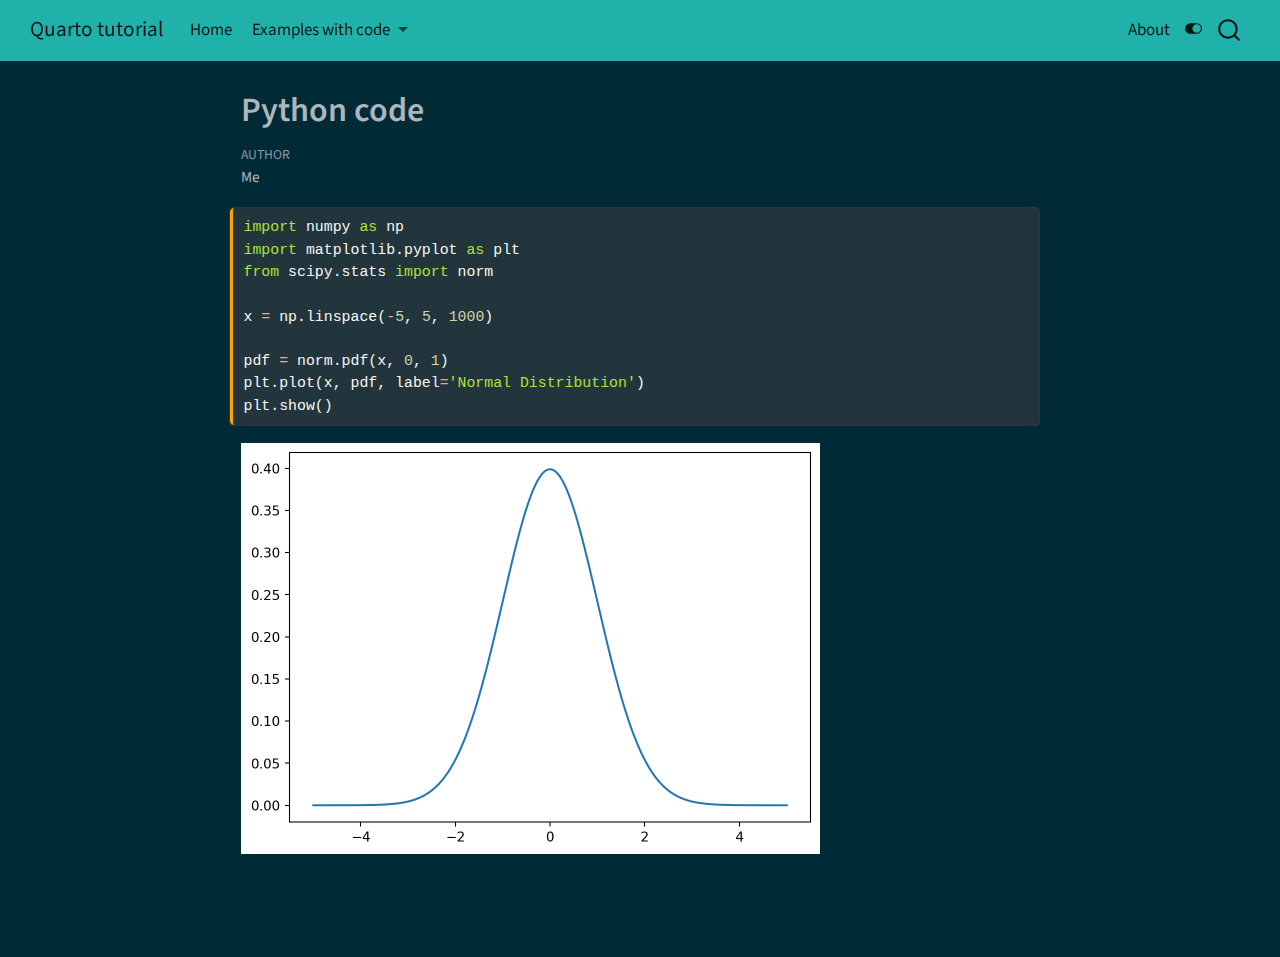
<file: doc/python.html>
<!DOCTYPE html>
<html xmlns="http://www.w3.org/1999/xhtml" lang="en" xml:lang="en"><head>

<meta charset="utf-8">
<meta name="generator" content="quarto-1.7.31">

<meta name="viewport" content="width=device-width, initial-scale=1.0, user-scalable=yes">

<meta name="author" content="Me">

<title>Python code – Quarto tutorial</title>
<style>
code{white-space: pre-wrap;}
span.smallcaps{font-variant: small-caps;}
div.columns{display: flex; gap: min(4vw, 1.5em);}
div.column{flex: auto; overflow-x: auto;}
div.hanging-indent{margin-left: 1.5em; text-indent: -1.5em;}
ul.task-list{list-style: none;}
ul.task-list li input[type="checkbox"] {
  width: 0.8em;
  margin: 0 0.8em 0.2em -1em; /* quarto-specific, see https://github.com/quarto-dev/quarto-cli/issues/4556 */ 
  vertical-align: middle;
}
/* CSS for syntax highlighting */
html { -webkit-text-size-adjust: 100%; }
pre > code.sourceCode { white-space: pre; position: relative; }
pre > code.sourceCode > span { display: inline-block; line-height: 1.25; }
pre > code.sourceCode > span:empty { height: 1.2em; }
.sourceCode { overflow: visible; }
code.sourceCode > span { color: inherit; text-decoration: inherit; }
div.sourceCode { margin: 1em 0; }
pre.sourceCode { margin: 0; }
@media screen {
div.sourceCode { overflow: auto; }
}
@media print {
pre > code.sourceCode { white-space: pre-wrap; }
pre > code.sourceCode > span { text-indent: -5em; padding-left: 5em; }
}
pre.numberSource code
  { counter-reset: source-line 0; }
pre.numberSource code > span
  { position: relative; left: -4em; counter-increment: source-line; }
pre.numberSource code > span > a:first-child::before
  { content: counter(source-line);
    position: relative; left: -1em; text-align: right; vertical-align: baseline;
    border: none; display: inline-block;
    -webkit-touch-callout: none; -webkit-user-select: none;
    -khtml-user-select: none; -moz-user-select: none;
    -ms-user-select: none; user-select: none;
    padding: 0 4px; width: 4em;
  }
pre.numberSource { margin-left: 3em;  padding-left: 4px; }
div.sourceCode
  {   }
@media screen {
pre > code.sourceCode > span > a:first-child::before { text-decoration: underline; }
}
</style>


<script src="../site_libs/quarto-nav/quarto-nav.js"></script>
<script src="../site_libs/quarto-nav/headroom.min.js"></script>
<script src="../site_libs/clipboard/clipboard.min.js"></script>
<script src="../site_libs/quarto-search/autocomplete.umd.js"></script>
<script src="../site_libs/quarto-search/fuse.min.js"></script>
<script src="../site_libs/quarto-search/quarto-search.js"></script>
<meta name="quarto:offset" content="../">
<script src="../site_libs/quarto-html/quarto.js" type="module"></script>
<script src="../site_libs/quarto-html/tabsets/tabsets.js" type="module"></script>
<script src="../site_libs/quarto-html/popper.min.js"></script>
<script src="../site_libs/quarto-html/tippy.umd.min.js"></script>
<script src="../site_libs/quarto-html/anchor.min.js"></script>
<link href="../site_libs/quarto-html/tippy.css" rel="stylesheet">
<link href="../site_libs/quarto-html/quarto-syntax-highlighting-e1a5c8363afafaef2c763b6775fbf3ca.css" rel="stylesheet" class="quarto-color-scheme" id="quarto-text-highlighting-styles">
<link href="../site_libs/quarto-html/quarto-syntax-highlighting-dark-8ef56b68f8fa1e9d2ba328e99e439f80.css" rel="stylesheet" class="quarto-color-scheme quarto-color-alternate" id="quarto-text-highlighting-styles">
<script src="../site_libs/bootstrap/bootstrap.min.js"></script>
<link href="../site_libs/bootstrap/bootstrap-icons.css" rel="stylesheet">
<link href="../site_libs/bootstrap/bootstrap-4f61e9620dd41af0bf0d4dc67301c7a7.min.css" rel="stylesheet" append-hash="true" class="quarto-color-scheme" id="quarto-bootstrap" data-mode="light">
<link href="../site_libs/bootstrap/bootstrap-dark-5f7146afd8ddd603e99d131bc6e499f6.min.css" rel="stylesheet" append-hash="true" class="quarto-color-scheme quarto-color-alternate" id="quarto-bootstrap" data-mode="dark">
<script id="quarto-search-options" type="application/json">{
  "location": "navbar",
  "copy-button": false,
  "collapse-after": 3,
  "panel-placement": "end",
  "type": "overlay",
  "limit": 50,
  "keyboard-shortcut": [
    "f",
    "/",
    "s"
  ],
  "show-item-context": false,
  "language": {
    "search-no-results-text": "No results",
    "search-matching-documents-text": "matching documents",
    "search-copy-link-title": "Copy link to search",
    "search-hide-matches-text": "Hide additional matches",
    "search-more-match-text": "more match in this document",
    "search-more-matches-text": "more matches in this document",
    "search-clear-button-title": "Clear",
    "search-text-placeholder": "",
    "search-detached-cancel-button-title": "Cancel",
    "search-submit-button-title": "Submit",
    "search-label": "Search"
  }
}</script>


<link rel="stylesheet" href="../styles.css">
</head>

<body class="nav-fixed fullcontent quarto-dark"><script id="quarto-html-before-body" type="application/javascript">
    const toggleBodyColorMode = (bsSheetEl) => {
      const mode = bsSheetEl.getAttribute("data-mode");
      const bodyEl = window.document.querySelector("body");
      if (mode === "dark") {
        bodyEl.classList.add("quarto-dark");
        bodyEl.classList.remove("quarto-light");
      } else {
        bodyEl.classList.add("quarto-light");
        bodyEl.classList.remove("quarto-dark");
      }
    }
    const toggleBodyColorPrimary = () => {
      const bsSheetEl = window.document.querySelector("link#quarto-bootstrap:not([rel=disabled-stylesheet])");
      if (bsSheetEl) {
        toggleBodyColorMode(bsSheetEl);
      }
    }
    const setColorSchemeToggle = (alternate) => {
      const toggles = window.document.querySelectorAll('.quarto-color-scheme-toggle');
      for (let i=0; i < toggles.length; i++) {
        const toggle = toggles[i];
        if (toggle) {
          if (alternate) {
            toggle.classList.add("alternate");
          } else {
            toggle.classList.remove("alternate");
          }
        }
      }
    };
    const toggleColorMode = (alternate) => {
      // Switch the stylesheets
      const primaryStylesheets = window.document.querySelectorAll('link.quarto-color-scheme:not(.quarto-color-alternate)');
      const alternateStylesheets = window.document.querySelectorAll('link.quarto-color-scheme.quarto-color-alternate');
      manageTransitions('#quarto-margin-sidebar .nav-link', false);
      if (alternate) {
        // note: dark is layered on light, we don't disable primary!
        enableStylesheet(alternateStylesheets);
        for (const sheetNode of alternateStylesheets) {
          if (sheetNode.id === "quarto-bootstrap") {
            toggleBodyColorMode(sheetNode);
          }
        }
      } else {
        disableStylesheet(alternateStylesheets);
        enableStylesheet(primaryStylesheets)
        toggleBodyColorPrimary();
      }
      manageTransitions('#quarto-margin-sidebar .nav-link', true);
      // Switch the toggles
      setColorSchemeToggle(alternate)
      // Hack to workaround the fact that safari doesn't
      // properly recolor the scrollbar when toggling (#1455)
      if (navigator.userAgent.indexOf('Safari') > 0 && navigator.userAgent.indexOf('Chrome') == -1) {
        manageTransitions("body", false);
        window.scrollTo(0, 1);
        setTimeout(() => {
          window.scrollTo(0, 0);
          manageTransitions("body", true);
        }, 40);
      }
    }
    const disableStylesheet = (stylesheets) => {
      for (let i=0; i < stylesheets.length; i++) {
        const stylesheet = stylesheets[i];
        stylesheet.rel = 'disabled-stylesheet';
      }
    }
    const enableStylesheet = (stylesheets) => {
      for (let i=0; i < stylesheets.length; i++) {
        const stylesheet = stylesheets[i];
        if(stylesheet.rel !== 'stylesheet') { // for Chrome, which will still FOUC without this check
          stylesheet.rel = 'stylesheet';
        }
      }
    }
    const manageTransitions = (selector, allowTransitions) => {
      const els = window.document.querySelectorAll(selector);
      for (let i=0; i < els.length; i++) {
        const el = els[i];
        if (allowTransitions) {
          el.classList.remove('notransition');
        } else {
          el.classList.add('notransition');
        }
      }
    }
    const isFileUrl = () => {
      return window.location.protocol === 'file:';
    }
    const hasAlternateSentinel = () => {
      let styleSentinel = getColorSchemeSentinel();
      if (styleSentinel !== null) {
        return styleSentinel === "alternate";
      } else {
        return false;
      }
    }
    const setStyleSentinel = (alternate) => {
      const value = alternate ? "alternate" : "default";
      if (!isFileUrl()) {
        window.localStorage.setItem("quarto-color-scheme", value);
      } else {
        localAlternateSentinel = value;
      }
    }
    const getColorSchemeSentinel = () => {
      if (!isFileUrl()) {
        const storageValue = window.localStorage.getItem("quarto-color-scheme");
        return storageValue != null ? storageValue : localAlternateSentinel;
      } else {
        return localAlternateSentinel;
      }
    }
    const toggleGiscusIfUsed = (isAlternate, darkModeDefault) => {
      const baseTheme = document.querySelector('#giscus-base-theme')?.value ?? 'light';
      const alternateTheme = document.querySelector('#giscus-alt-theme')?.value ?? 'dark';
      let newTheme = '';
      if(authorPrefersDark) {
        newTheme = isAlternate ? baseTheme : alternateTheme;
      } else {
        newTheme = isAlternate ? alternateTheme : baseTheme;
      }
      const changeGiscusTheme = () => {
        // From: https://github.com/giscus/giscus/issues/336
        const sendMessage = (message) => {
          const iframe = document.querySelector('iframe.giscus-frame');
          if (!iframe) return;
          iframe.contentWindow.postMessage({ giscus: message }, 'https://giscus.app');
        }
        sendMessage({
          setConfig: {
            theme: newTheme
          }
        });
      }
      const isGiscussLoaded = window.document.querySelector('iframe.giscus-frame') !== null;
      if (isGiscussLoaded) {
        changeGiscusTheme();
      }
    };
    const authorPrefersDark = true;
    const darkModeDefault = authorPrefersDark;
    let localAlternateSentinel = darkModeDefault ? 'alternate' : 'default';
    // Dark / light mode switch
    window.quartoToggleColorScheme = () => {
      // Read the current dark / light value
      let toAlternate = !hasAlternateSentinel();
      toggleColorMode(toAlternate);
      setStyleSentinel(toAlternate);
      toggleGiscusIfUsed(toAlternate, darkModeDefault);
      window.dispatchEvent(new Event('resize'));
    };
    // Switch to dark mode if need be
    if (hasAlternateSentinel()) {
      toggleColorMode(true);
    } else {
      toggleColorMode(false);
    }
  </script>

<div id="quarto-search-results"></div>
  <header id="quarto-header" class="headroom fixed-top">
    <nav class="navbar navbar-expand-lg " data-bs-theme="dark">
      <div class="navbar-container container-fluid">
      <div class="navbar-brand-container mx-auto">
    <a class="navbar-brand" href="../index.html">
    <span class="navbar-title">Quarto tutorial</span>
    </a>
  </div>
            <div id="quarto-search" class="" title="Search"></div>
          <button class="navbar-toggler" type="button" data-bs-toggle="collapse" data-bs-target="#navbarCollapse" aria-controls="navbarCollapse" role="menu" aria-expanded="false" aria-label="Toggle navigation" onclick="if (window.quartoToggleHeadroom) { window.quartoToggleHeadroom(); }">
  <span class="navbar-toggler-icon"></span>
</button>
          <div class="collapse navbar-collapse" id="navbarCollapse">
            <ul class="navbar-nav navbar-nav-scroll me-auto">
  <li class="nav-item">
    <a class="nav-link" href="../index.html"> 
<span class="menu-text">Home</span></a>
  </li>  
  <li class="nav-item dropdown ">
    <a class="nav-link dropdown-toggle" href="#" id="nav-menu-examples-with-code" role="link" data-bs-toggle="dropdown" aria-expanded="false">
 <span class="menu-text">Examples with code</span>
    </a>
    <ul class="dropdown-menu" aria-labelledby="nav-menu-examples-with-code">    
        <li>
    <a class="dropdown-item" href="../doc/r.html">
 <span class="dropdown-text">R code</span></a>
  </li>  
        <li>
    <a class="dropdown-item" href="../doc/python.html">
 <span class="dropdown-text">Python code</span></a>
  </li>  
    </ul>
  </li>
</ul>
            <ul class="navbar-nav navbar-nav-scroll ms-auto">
  <li class="nav-item">
    <a class="nav-link" href="../about.html"> 
<span class="menu-text">About</span></a>
  </li>  
</ul>
          </div> <!-- /navcollapse -->
            <div class="quarto-navbar-tools">
  <a href="" class="quarto-color-scheme-toggle quarto-navigation-tool  px-1" onclick="window.quartoToggleColorScheme(); return false;" title="Toggle dark mode"><i class="bi"></i></a>
</div>
      </div> <!-- /container-fluid -->
    </nav>
</header>
<!-- content -->
<div id="quarto-content" class="quarto-container page-columns page-rows-contents page-layout-article page-navbar">
<!-- sidebar -->
<!-- margin-sidebar -->
    
<!-- main -->
<main class="content" id="quarto-document-content">


<header id="title-block-header" class="quarto-title-block default">
<div class="quarto-title">
<h1 class="title">Python code</h1>
</div>



<div class="quarto-title-meta">

    <div>
    <div class="quarto-title-meta-heading">Author</div>
    <div class="quarto-title-meta-contents">
             <p>Me </p>
          </div>
  </div>
    
  
    
  </div>
  


</header>


<div id="e36635d5" class="cell" data-execution_count="1">
<div class="sourceCode cell-code" id="cb1"><pre class="sourceCode python code-with-copy"><code class="sourceCode python"><span id="cb1-1"><a href="#cb1-1" aria-hidden="true" tabindex="-1"></a><span class="im">import</span> numpy <span class="im">as</span> np</span>
<span id="cb1-2"><a href="#cb1-2" aria-hidden="true" tabindex="-1"></a><span class="im">import</span> matplotlib.pyplot <span class="im">as</span> plt</span>
<span id="cb1-3"><a href="#cb1-3" aria-hidden="true" tabindex="-1"></a><span class="im">from</span> scipy.stats <span class="im">import</span> norm</span>
<span id="cb1-4"><a href="#cb1-4" aria-hidden="true" tabindex="-1"></a></span>
<span id="cb1-5"><a href="#cb1-5" aria-hidden="true" tabindex="-1"></a>x <span class="op">=</span> np.linspace(<span class="op">-</span><span class="dv">5</span>, <span class="dv">5</span>, <span class="dv">1000</span>)</span>
<span id="cb1-6"><a href="#cb1-6" aria-hidden="true" tabindex="-1"></a></span>
<span id="cb1-7"><a href="#cb1-7" aria-hidden="true" tabindex="-1"></a>pdf <span class="op">=</span> norm.pdf(x, <span class="dv">0</span>, <span class="dv">1</span>)</span>
<span id="cb1-8"><a href="#cb1-8" aria-hidden="true" tabindex="-1"></a>plt.plot(x, pdf, label<span class="op">=</span><span class="st">'Normal Distribution'</span>)</span>
<span id="cb1-9"><a href="#cb1-9" aria-hidden="true" tabindex="-1"></a>plt.show()</span></code><button title="Copy to Clipboard" class="code-copy-button"><i class="bi"></i></button></pre></div>
<div class="cell-output cell-output-display">
<div>
<figure class="figure">
<p><img src="python_files/figure-html/cell-2-output-1.png" width="579" height="411" class="figure-img"></p>
</figure>
</div>
</div>
</div>



</main> <!-- /main -->
<script id="quarto-html-after-body" type="application/javascript">
  window.document.addEventListener("DOMContentLoaded", function (event) {
    // Ensure there is a toggle, if there isn't float one in the top right
    if (window.document.querySelector('.quarto-color-scheme-toggle') === null) {
      const a = window.document.createElement('a');
      a.classList.add('top-right');
      a.classList.add('quarto-color-scheme-toggle');
      a.href = "";
      a.onclick = function() { try { window.quartoToggleColorScheme(); } catch {} return false; };
      const i = window.document.createElement("i");
      i.classList.add('bi');
      a.appendChild(i);
      window.document.body.appendChild(a);
    }
    setColorSchemeToggle(hasAlternateSentinel())
    const icon = "";
    const anchorJS = new window.AnchorJS();
    anchorJS.options = {
      placement: 'right',
      icon: icon
    };
    anchorJS.add('.anchored');
    const isCodeAnnotation = (el) => {
      for (const clz of el.classList) {
        if (clz.startsWith('code-annotation-')) {                     
          return true;
        }
      }
      return false;
    }
    const onCopySuccess = function(e) {
      // button target
      const button = e.trigger;
      // don't keep focus
      button.blur();
      // flash "checked"
      button.classList.add('code-copy-button-checked');
      var currentTitle = button.getAttribute("title");
      button.setAttribute("title", "Copied!");
      let tooltip;
      if (window.bootstrap) {
        button.setAttribute("data-bs-toggle", "tooltip");
        button.setAttribute("data-bs-placement", "left");
        button.setAttribute("data-bs-title", "Copied!");
        tooltip = new bootstrap.Tooltip(button, 
          { trigger: "manual", 
            customClass: "code-copy-button-tooltip",
            offset: [0, -8]});
        tooltip.show();    
      }
      setTimeout(function() {
        if (tooltip) {
          tooltip.hide();
          button.removeAttribute("data-bs-title");
          button.removeAttribute("data-bs-toggle");
          button.removeAttribute("data-bs-placement");
        }
        button.setAttribute("title", currentTitle);
        button.classList.remove('code-copy-button-checked');
      }, 1000);
      // clear code selection
      e.clearSelection();
    }
    const getTextToCopy = function(trigger) {
        const codeEl = trigger.previousElementSibling.cloneNode(true);
        for (const childEl of codeEl.children) {
          if (isCodeAnnotation(childEl)) {
            childEl.remove();
          }
        }
        return codeEl.innerText;
    }
    const clipboard = new window.ClipboardJS('.code-copy-button:not([data-in-quarto-modal])', {
      text: getTextToCopy
    });
    clipboard.on('success', onCopySuccess);
    if (window.document.getElementById('quarto-embedded-source-code-modal')) {
      const clipboardModal = new window.ClipboardJS('.code-copy-button[data-in-quarto-modal]', {
        text: getTextToCopy,
        container: window.document.getElementById('quarto-embedded-source-code-modal')
      });
      clipboardModal.on('success', onCopySuccess);
    }
      var localhostRegex = new RegExp(/^(?:http|https):\/\/localhost\:?[0-9]*\//);
      var mailtoRegex = new RegExp(/^mailto:/);
        var filterRegex = new RegExp("https:\/\/ludo2ne\.github\.io\/Quarto-practical\/");
      var isInternal = (href) => {
          return filterRegex.test(href) || localhostRegex.test(href) || mailtoRegex.test(href);
      }
      // Inspect non-navigation links and adorn them if external
     var links = window.document.querySelectorAll('a[href]:not(.nav-link):not(.navbar-brand):not(.toc-action):not(.sidebar-link):not(.sidebar-item-toggle):not(.pagination-link):not(.no-external):not([aria-hidden]):not(.dropdown-item):not(.quarto-navigation-tool):not(.about-link)');
      for (var i=0; i<links.length; i++) {
        const link = links[i];
        if (!isInternal(link.href)) {
          // undo the damage that might have been done by quarto-nav.js in the case of
          // links that we want to consider external
          if (link.dataset.originalHref !== undefined) {
            link.href = link.dataset.originalHref;
          }
        }
      }
    function tippyHover(el, contentFn, onTriggerFn, onUntriggerFn) {
      const config = {
        allowHTML: true,
        maxWidth: 500,
        delay: 100,
        arrow: false,
        appendTo: function(el) {
            return el.parentElement;
        },
        interactive: true,
        interactiveBorder: 10,
        theme: 'quarto',
        placement: 'bottom-start',
      };
      if (contentFn) {
        config.content = contentFn;
      }
      if (onTriggerFn) {
        config.onTrigger = onTriggerFn;
      }
      if (onUntriggerFn) {
        config.onUntrigger = onUntriggerFn;
      }
      window.tippy(el, config); 
    }
    const noterefs = window.document.querySelectorAll('a[role="doc-noteref"]');
    for (var i=0; i<noterefs.length; i++) {
      const ref = noterefs[i];
      tippyHover(ref, function() {
        // use id or data attribute instead here
        let href = ref.getAttribute('data-footnote-href') || ref.getAttribute('href');
        try { href = new URL(href).hash; } catch {}
        const id = href.replace(/^#\/?/, "");
        const note = window.document.getElementById(id);
        if (note) {
          return note.innerHTML;
        } else {
          return "";
        }
      });
    }
    const xrefs = window.document.querySelectorAll('a.quarto-xref');
    const processXRef = (id, note) => {
      // Strip column container classes
      const stripColumnClz = (el) => {
        el.classList.remove("page-full", "page-columns");
        if (el.children) {
          for (const child of el.children) {
            stripColumnClz(child);
          }
        }
      }
      stripColumnClz(note)
      if (id === null || id.startsWith('sec-')) {
        // Special case sections, only their first couple elements
        const container = document.createElement("div");
        if (note.children && note.children.length > 2) {
          container.appendChild(note.children[0].cloneNode(true));
          for (let i = 1; i < note.children.length; i++) {
            const child = note.children[i];
            if (child.tagName === "P" && child.innerText === "") {
              continue;
            } else {
              container.appendChild(child.cloneNode(true));
              break;
            }
          }
          if (window.Quarto?.typesetMath) {
            window.Quarto.typesetMath(container);
          }
          return container.innerHTML
        } else {
          if (window.Quarto?.typesetMath) {
            window.Quarto.typesetMath(note);
          }
          return note.innerHTML;
        }
      } else {
        // Remove any anchor links if they are present
        const anchorLink = note.querySelector('a.anchorjs-link');
        if (anchorLink) {
          anchorLink.remove();
        }
        if (window.Quarto?.typesetMath) {
          window.Quarto.typesetMath(note);
        }
        if (note.classList.contains("callout")) {
          return note.outerHTML;
        } else {
          return note.innerHTML;
        }
      }
    }
    for (var i=0; i<xrefs.length; i++) {
      const xref = xrefs[i];
      tippyHover(xref, undefined, function(instance) {
        instance.disable();
        let url = xref.getAttribute('href');
        let hash = undefined; 
        if (url.startsWith('#')) {
          hash = url;
        } else {
          try { hash = new URL(url).hash; } catch {}
        }
        if (hash) {
          const id = hash.replace(/^#\/?/, "");
          const note = window.document.getElementById(id);
          if (note !== null) {
            try {
              const html = processXRef(id, note.cloneNode(true));
              instance.setContent(html);
            } finally {
              instance.enable();
              instance.show();
            }
          } else {
            // See if we can fetch this
            fetch(url.split('#')[0])
            .then(res => res.text())
            .then(html => {
              const parser = new DOMParser();
              const htmlDoc = parser.parseFromString(html, "text/html");
              const note = htmlDoc.getElementById(id);
              if (note !== null) {
                const html = processXRef(id, note);
                instance.setContent(html);
              } 
            }).finally(() => {
              instance.enable();
              instance.show();
            });
          }
        } else {
          // See if we can fetch a full url (with no hash to target)
          // This is a special case and we should probably do some content thinning / targeting
          fetch(url)
          .then(res => res.text())
          .then(html => {
            const parser = new DOMParser();
            const htmlDoc = parser.parseFromString(html, "text/html");
            const note = htmlDoc.querySelector('main.content');
            if (note !== null) {
              // This should only happen for chapter cross references
              // (since there is no id in the URL)
              // remove the first header
              if (note.children.length > 0 && note.children[0].tagName === "HEADER") {
                note.children[0].remove();
              }
              const html = processXRef(null, note);
              instance.setContent(html);
            } 
          }).finally(() => {
            instance.enable();
            instance.show();
          });
        }
      }, function(instance) {
      });
    }
        let selectedAnnoteEl;
        const selectorForAnnotation = ( cell, annotation) => {
          let cellAttr = 'data-code-cell="' + cell + '"';
          let lineAttr = 'data-code-annotation="' +  annotation + '"';
          const selector = 'span[' + cellAttr + '][' + lineAttr + ']';
          return selector;
        }
        const selectCodeLines = (annoteEl) => {
          const doc = window.document;
          const targetCell = annoteEl.getAttribute("data-target-cell");
          const targetAnnotation = annoteEl.getAttribute("data-target-annotation");
          const annoteSpan = window.document.querySelector(selectorForAnnotation(targetCell, targetAnnotation));
          const lines = annoteSpan.getAttribute("data-code-lines").split(",");
          const lineIds = lines.map((line) => {
            return targetCell + "-" + line;
          })
          let top = null;
          let height = null;
          let parent = null;
          if (lineIds.length > 0) {
              //compute the position of the single el (top and bottom and make a div)
              const el = window.document.getElementById(lineIds[0]);
              top = el.offsetTop;
              height = el.offsetHeight;
              parent = el.parentElement.parentElement;
            if (lineIds.length > 1) {
              const lastEl = window.document.getElementById(lineIds[lineIds.length - 1]);
              const bottom = lastEl.offsetTop + lastEl.offsetHeight;
              height = bottom - top;
            }
            if (top !== null && height !== null && parent !== null) {
              // cook up a div (if necessary) and position it 
              let div = window.document.getElementById("code-annotation-line-highlight");
              if (div === null) {
                div = window.document.createElement("div");
                div.setAttribute("id", "code-annotation-line-highlight");
                div.style.position = 'absolute';
                parent.appendChild(div);
              }
              div.style.top = top - 2 + "px";
              div.style.height = height + 4 + "px";
              div.style.left = 0;
              let gutterDiv = window.document.getElementById("code-annotation-line-highlight-gutter");
              if (gutterDiv === null) {
                gutterDiv = window.document.createElement("div");
                gutterDiv.setAttribute("id", "code-annotation-line-highlight-gutter");
                gutterDiv.style.position = 'absolute';
                const codeCell = window.document.getElementById(targetCell);
                const gutter = codeCell.querySelector('.code-annotation-gutter');
                gutter.appendChild(gutterDiv);
              }
              gutterDiv.style.top = top - 2 + "px";
              gutterDiv.style.height = height + 4 + "px";
            }
            selectedAnnoteEl = annoteEl;
          }
        };
        const unselectCodeLines = () => {
          const elementsIds = ["code-annotation-line-highlight", "code-annotation-line-highlight-gutter"];
          elementsIds.forEach((elId) => {
            const div = window.document.getElementById(elId);
            if (div) {
              div.remove();
            }
          });
          selectedAnnoteEl = undefined;
        };
          // Handle positioning of the toggle
      window.addEventListener(
        "resize",
        throttle(() => {
          elRect = undefined;
          if (selectedAnnoteEl) {
            selectCodeLines(selectedAnnoteEl);
          }
        }, 10)
      );
      function throttle(fn, ms) {
      let throttle = false;
      let timer;
        return (...args) => {
          if(!throttle) { // first call gets through
              fn.apply(this, args);
              throttle = true;
          } else { // all the others get throttled
              if(timer) clearTimeout(timer); // cancel #2
              timer = setTimeout(() => {
                fn.apply(this, args);
                timer = throttle = false;
              }, ms);
          }
        };
      }
        // Attach click handler to the DT
        const annoteDls = window.document.querySelectorAll('dt[data-target-cell]');
        for (const annoteDlNode of annoteDls) {
          annoteDlNode.addEventListener('click', (event) => {
            const clickedEl = event.target;
            if (clickedEl !== selectedAnnoteEl) {
              unselectCodeLines();
              const activeEl = window.document.querySelector('dt[data-target-cell].code-annotation-active');
              if (activeEl) {
                activeEl.classList.remove('code-annotation-active');
              }
              selectCodeLines(clickedEl);
              clickedEl.classList.add('code-annotation-active');
            } else {
              // Unselect the line
              unselectCodeLines();
              clickedEl.classList.remove('code-annotation-active');
            }
          });
        }
    const findCites = (el) => {
      const parentEl = el.parentElement;
      if (parentEl) {
        const cites = parentEl.dataset.cites;
        if (cites) {
          return {
            el,
            cites: cites.split(' ')
          };
        } else {
          return findCites(el.parentElement)
        }
      } else {
        return undefined;
      }
    };
    var bibliorefs = window.document.querySelectorAll('a[role="doc-biblioref"]');
    for (var i=0; i<bibliorefs.length; i++) {
      const ref = bibliorefs[i];
      const citeInfo = findCites(ref);
      if (citeInfo) {
        tippyHover(citeInfo.el, function() {
          var popup = window.document.createElement('div');
          citeInfo.cites.forEach(function(cite) {
            var citeDiv = window.document.createElement('div');
            citeDiv.classList.add('hanging-indent');
            citeDiv.classList.add('csl-entry');
            var biblioDiv = window.document.getElementById('ref-' + cite);
            if (biblioDiv) {
              citeDiv.innerHTML = biblioDiv.innerHTML;
            }
            popup.appendChild(citeDiv);
          });
          return popup.innerHTML;
        });
      }
    }
  });
  </script>
</div> <!-- /content -->




</body></html>
</file>
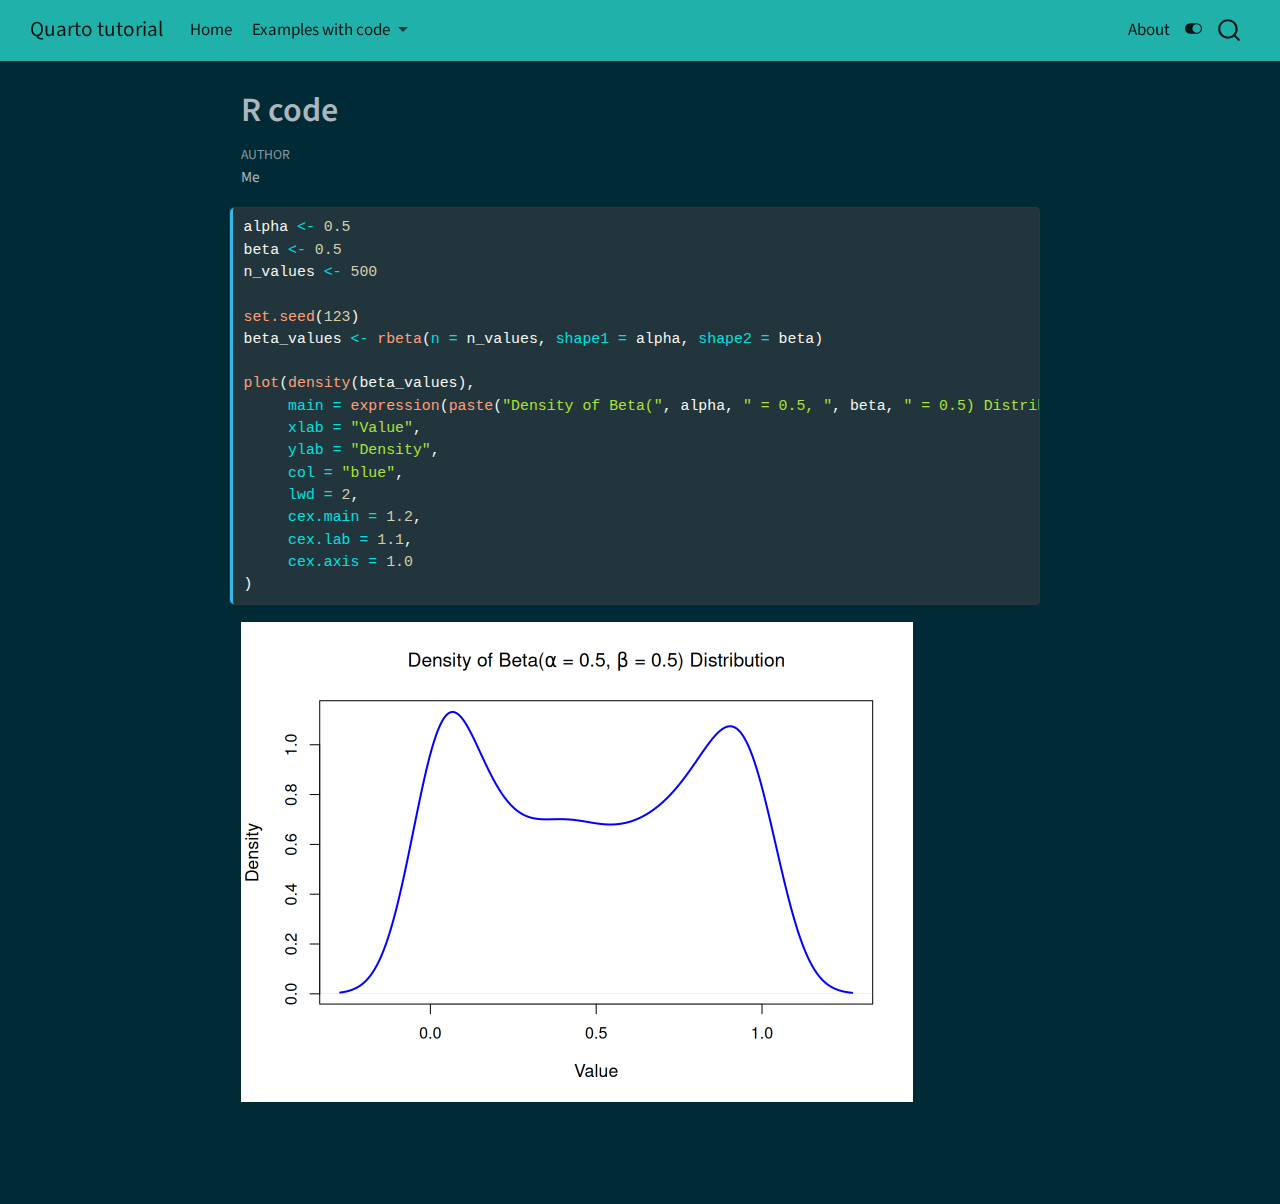
<file: doc/r.html>
<!DOCTYPE html>
<html xmlns="http://www.w3.org/1999/xhtml" lang="en" xml:lang="en"><head>

<meta charset="utf-8">
<meta name="generator" content="quarto-1.7.31">

<meta name="viewport" content="width=device-width, initial-scale=1.0, user-scalable=yes">

<meta name="author" content="Me">

<title>R code – Quarto tutorial</title>
<style>
code{white-space: pre-wrap;}
span.smallcaps{font-variant: small-caps;}
div.columns{display: flex; gap: min(4vw, 1.5em);}
div.column{flex: auto; overflow-x: auto;}
div.hanging-indent{margin-left: 1.5em; text-indent: -1.5em;}
ul.task-list{list-style: none;}
ul.task-list li input[type="checkbox"] {
  width: 0.8em;
  margin: 0 0.8em 0.2em -1em; /* quarto-specific, see https://github.com/quarto-dev/quarto-cli/issues/4556 */ 
  vertical-align: middle;
}
/* CSS for syntax highlighting */
html { -webkit-text-size-adjust: 100%; }
pre > code.sourceCode { white-space: pre; position: relative; }
pre > code.sourceCode > span { display: inline-block; line-height: 1.25; }
pre > code.sourceCode > span:empty { height: 1.2em; }
.sourceCode { overflow: visible; }
code.sourceCode > span { color: inherit; text-decoration: inherit; }
div.sourceCode { margin: 1em 0; }
pre.sourceCode { margin: 0; }
@media screen {
div.sourceCode { overflow: auto; }
}
@media print {
pre > code.sourceCode { white-space: pre-wrap; }
pre > code.sourceCode > span { text-indent: -5em; padding-left: 5em; }
}
pre.numberSource code
  { counter-reset: source-line 0; }
pre.numberSource code > span
  { position: relative; left: -4em; counter-increment: source-line; }
pre.numberSource code > span > a:first-child::before
  { content: counter(source-line);
    position: relative; left: -1em; text-align: right; vertical-align: baseline;
    border: none; display: inline-block;
    -webkit-touch-callout: none; -webkit-user-select: none;
    -khtml-user-select: none; -moz-user-select: none;
    -ms-user-select: none; user-select: none;
    padding: 0 4px; width: 4em;
  }
pre.numberSource { margin-left: 3em;  padding-left: 4px; }
div.sourceCode
  {   }
@media screen {
pre > code.sourceCode > span > a:first-child::before { text-decoration: underline; }
}
</style>


<script src="../site_libs/quarto-nav/quarto-nav.js"></script>
<script src="../site_libs/quarto-nav/headroom.min.js"></script>
<script src="../site_libs/clipboard/clipboard.min.js"></script>
<script src="../site_libs/quarto-search/autocomplete.umd.js"></script>
<script src="../site_libs/quarto-search/fuse.min.js"></script>
<script src="../site_libs/quarto-search/quarto-search.js"></script>
<meta name="quarto:offset" content="../">
<script src="../site_libs/quarto-html/quarto.js" type="module"></script>
<script src="../site_libs/quarto-html/tabsets/tabsets.js" type="module"></script>
<script src="../site_libs/quarto-html/popper.min.js"></script>
<script src="../site_libs/quarto-html/tippy.umd.min.js"></script>
<script src="../site_libs/quarto-html/anchor.min.js"></script>
<link href="../site_libs/quarto-html/tippy.css" rel="stylesheet">
<link href="../site_libs/quarto-html/quarto-syntax-highlighting-e1a5c8363afafaef2c763b6775fbf3ca.css" rel="stylesheet" class="quarto-color-scheme" id="quarto-text-highlighting-styles">
<link href="../site_libs/quarto-html/quarto-syntax-highlighting-dark-8ef56b68f8fa1e9d2ba328e99e439f80.css" rel="stylesheet" class="quarto-color-scheme quarto-color-alternate" id="quarto-text-highlighting-styles">
<script src="../site_libs/bootstrap/bootstrap.min.js"></script>
<link href="../site_libs/bootstrap/bootstrap-icons.css" rel="stylesheet">
<link href="../site_libs/bootstrap/bootstrap-8ec57f05d65a7bcf9f706be35dd71a43.min.css" rel="stylesheet" append-hash="true" class="quarto-color-scheme" id="quarto-bootstrap" data-mode="light">
<link href="../site_libs/bootstrap/bootstrap-dark-49f78ad772de919a72c7fce3dd20fdab.min.css" rel="stylesheet" append-hash="true" class="quarto-color-scheme quarto-color-alternate" id="quarto-bootstrap" data-mode="dark">
<script id="quarto-search-options" type="application/json">{
  "location": "navbar",
  "copy-button": false,
  "collapse-after": 3,
  "panel-placement": "end",
  "type": "overlay",
  "limit": 50,
  "keyboard-shortcut": [
    "f",
    "/",
    "s"
  ],
  "show-item-context": false,
  "language": {
    "search-no-results-text": "No results",
    "search-matching-documents-text": "matching documents",
    "search-copy-link-title": "Copy link to search",
    "search-hide-matches-text": "Hide additional matches",
    "search-more-match-text": "more match in this document",
    "search-more-matches-text": "more matches in this document",
    "search-clear-button-title": "Clear",
    "search-text-placeholder": "",
    "search-detached-cancel-button-title": "Cancel",
    "search-submit-button-title": "Submit",
    "search-label": "Search"
  }
}</script>


<link rel="stylesheet" href="../styles.css">
</head>

<body class="nav-fixed fullcontent quarto-dark"><script id="quarto-html-before-body" type="application/javascript">
    const toggleBodyColorMode = (bsSheetEl) => {
      const mode = bsSheetEl.getAttribute("data-mode");
      const bodyEl = window.document.querySelector("body");
      if (mode === "dark") {
        bodyEl.classList.add("quarto-dark");
        bodyEl.classList.remove("quarto-light");
      } else {
        bodyEl.classList.add("quarto-light");
        bodyEl.classList.remove("quarto-dark");
      }
    }
    const toggleBodyColorPrimary = () => {
      const bsSheetEl = window.document.querySelector("link#quarto-bootstrap:not([rel=disabled-stylesheet])");
      if (bsSheetEl) {
        toggleBodyColorMode(bsSheetEl);
      }
    }
    const setColorSchemeToggle = (alternate) => {
      const toggles = window.document.querySelectorAll('.quarto-color-scheme-toggle');
      for (let i=0; i < toggles.length; i++) {
        const toggle = toggles[i];
        if (toggle) {
          if (alternate) {
            toggle.classList.add("alternate");
          } else {
            toggle.classList.remove("alternate");
          }
        }
      }
    };
    const toggleColorMode = (alternate) => {
      // Switch the stylesheets
      const primaryStylesheets = window.document.querySelectorAll('link.quarto-color-scheme:not(.quarto-color-alternate)');
      const alternateStylesheets = window.document.querySelectorAll('link.quarto-color-scheme.quarto-color-alternate');
      manageTransitions('#quarto-margin-sidebar .nav-link', false);
      if (alternate) {
        // note: dark is layered on light, we don't disable primary!
        enableStylesheet(alternateStylesheets);
        for (const sheetNode of alternateStylesheets) {
          if (sheetNode.id === "quarto-bootstrap") {
            toggleBodyColorMode(sheetNode);
          }
        }
      } else {
        disableStylesheet(alternateStylesheets);
        enableStylesheet(primaryStylesheets)
        toggleBodyColorPrimary();
      }
      manageTransitions('#quarto-margin-sidebar .nav-link', true);
      // Switch the toggles
      setColorSchemeToggle(alternate)
      // Hack to workaround the fact that safari doesn't
      // properly recolor the scrollbar when toggling (#1455)
      if (navigator.userAgent.indexOf('Safari') > 0 && navigator.userAgent.indexOf('Chrome') == -1) {
        manageTransitions("body", false);
        window.scrollTo(0, 1);
        setTimeout(() => {
          window.scrollTo(0, 0);
          manageTransitions("body", true);
        }, 40);
      }
    }
    const disableStylesheet = (stylesheets) => {
      for (let i=0; i < stylesheets.length; i++) {
        const stylesheet = stylesheets[i];
        stylesheet.rel = 'disabled-stylesheet';
      }
    }
    const enableStylesheet = (stylesheets) => {
      for (let i=0; i < stylesheets.length; i++) {
        const stylesheet = stylesheets[i];
        if(stylesheet.rel !== 'stylesheet') { // for Chrome, which will still FOUC without this check
          stylesheet.rel = 'stylesheet';
        }
      }
    }
    const manageTransitions = (selector, allowTransitions) => {
      const els = window.document.querySelectorAll(selector);
      for (let i=0; i < els.length; i++) {
        const el = els[i];
        if (allowTransitions) {
          el.classList.remove('notransition');
        } else {
          el.classList.add('notransition');
        }
      }
    }
    const isFileUrl = () => {
      return window.location.protocol === 'file:';
    }
    const hasAlternateSentinel = () => {
      let styleSentinel = getColorSchemeSentinel();
      if (styleSentinel !== null) {
        return styleSentinel === "alternate";
      } else {
        return false;
      }
    }
    const setStyleSentinel = (alternate) => {
      const value = alternate ? "alternate" : "default";
      if (!isFileUrl()) {
        window.localStorage.setItem("quarto-color-scheme", value);
      } else {
        localAlternateSentinel = value;
      }
    }
    const getColorSchemeSentinel = () => {
      if (!isFileUrl()) {
        const storageValue = window.localStorage.getItem("quarto-color-scheme");
        return storageValue != null ? storageValue : localAlternateSentinel;
      } else {
        return localAlternateSentinel;
      }
    }
    const toggleGiscusIfUsed = (isAlternate, darkModeDefault) => {
      const baseTheme = document.querySelector('#giscus-base-theme')?.value ?? 'light';
      const alternateTheme = document.querySelector('#giscus-alt-theme')?.value ?? 'dark';
      let newTheme = '';
      if(authorPrefersDark) {
        newTheme = isAlternate ? baseTheme : alternateTheme;
      } else {
        newTheme = isAlternate ? alternateTheme : baseTheme;
      }
      const changeGiscusTheme = () => {
        // From: https://github.com/giscus/giscus/issues/336
        const sendMessage = (message) => {
          const iframe = document.querySelector('iframe.giscus-frame');
          if (!iframe) return;
          iframe.contentWindow.postMessage({ giscus: message }, 'https://giscus.app');
        }
        sendMessage({
          setConfig: {
            theme: newTheme
          }
        });
      }
      const isGiscussLoaded = window.document.querySelector('iframe.giscus-frame') !== null;
      if (isGiscussLoaded) {
        changeGiscusTheme();
      }
    };
    const authorPrefersDark = true;
    const darkModeDefault = authorPrefersDark;
    let localAlternateSentinel = darkModeDefault ? 'alternate' : 'default';
    // Dark / light mode switch
    window.quartoToggleColorScheme = () => {
      // Read the current dark / light value
      let toAlternate = !hasAlternateSentinel();
      toggleColorMode(toAlternate);
      setStyleSentinel(toAlternate);
      toggleGiscusIfUsed(toAlternate, darkModeDefault);
      window.dispatchEvent(new Event('resize'));
    };
    // Switch to dark mode if need be
    if (hasAlternateSentinel()) {
      toggleColorMode(true);
    } else {
      toggleColorMode(false);
    }
  </script>

<div id="quarto-search-results"></div>
  <header id="quarto-header" class="headroom fixed-top">
    <nav class="navbar navbar-expand-lg " data-bs-theme="dark">
      <div class="navbar-container container-fluid">
      <div class="navbar-brand-container mx-auto">
    <a class="navbar-brand" href="../index.html">
    <span class="navbar-title">Quarto tutorial</span>
    </a>
  </div>
            <div id="quarto-search" class="" title="Search"></div>
          <button class="navbar-toggler" type="button" data-bs-toggle="collapse" data-bs-target="#navbarCollapse" aria-controls="navbarCollapse" role="menu" aria-expanded="false" aria-label="Toggle navigation" onclick="if (window.quartoToggleHeadroom) { window.quartoToggleHeadroom(); }">
  <span class="navbar-toggler-icon"></span>
</button>
          <div class="collapse navbar-collapse" id="navbarCollapse">
            <ul class="navbar-nav navbar-nav-scroll me-auto">
  <li class="nav-item">
    <a class="nav-link" href="../index.html"> 
<span class="menu-text">Home</span></a>
  </li>  
  <li class="nav-item dropdown ">
    <a class="nav-link dropdown-toggle" href="#" id="nav-menu-examples-with-code" role="link" data-bs-toggle="dropdown" aria-expanded="false">
 <span class="menu-text">Examples with code</span>
    </a>
    <ul class="dropdown-menu" aria-labelledby="nav-menu-examples-with-code">    
        <li>
    <a class="dropdown-item" href="../doc/r.html">
 <span class="dropdown-text">R code</span></a>
  </li>  
        <li>
    <a class="dropdown-item" href="../doc/python.html">
 <span class="dropdown-text">Python code</span></a>
  </li>  
    </ul>
  </li>
</ul>
            <ul class="navbar-nav navbar-nav-scroll ms-auto">
  <li class="nav-item">
    <a class="nav-link" href="../about.html"> 
<span class="menu-text">About</span></a>
  </li>  
</ul>
          </div> <!-- /navcollapse -->
            <div class="quarto-navbar-tools">
  <a href="" class="quarto-color-scheme-toggle quarto-navigation-tool  px-1" onclick="window.quartoToggleColorScheme(); return false;" title="Toggle dark mode"><i class="bi"></i></a>
</div>
      </div> <!-- /container-fluid -->
    </nav>
</header>
<!-- content -->
<div id="quarto-content" class="quarto-container page-columns page-rows-contents page-layout-article page-navbar">
<!-- sidebar -->
<!-- margin-sidebar -->
    
<!-- main -->
<main class="content" id="quarto-document-content">


<header id="title-block-header" class="quarto-title-block default">
<div class="quarto-title">
<h1 class="title">R code</h1>
</div>



<div class="quarto-title-meta">

    <div>
    <div class="quarto-title-meta-heading">Author</div>
    <div class="quarto-title-meta-contents">
             <p>Me </p>
          </div>
  </div>
    
  
    
  </div>
  


</header>


<div class="cell">
<div class="sourceCode cell-code" id="cb1"><pre class="sourceCode r code-with-copy"><code class="sourceCode r"><span id="cb1-1"><a href="#cb1-1" aria-hidden="true" tabindex="-1"></a>alpha <span class="ot">&lt;-</span> <span class="fl">0.5</span></span>
<span id="cb1-2"><a href="#cb1-2" aria-hidden="true" tabindex="-1"></a>beta <span class="ot">&lt;-</span> <span class="fl">0.5</span></span>
<span id="cb1-3"><a href="#cb1-3" aria-hidden="true" tabindex="-1"></a>n_values <span class="ot">&lt;-</span> <span class="dv">500</span></span>
<span id="cb1-4"><a href="#cb1-4" aria-hidden="true" tabindex="-1"></a></span>
<span id="cb1-5"><a href="#cb1-5" aria-hidden="true" tabindex="-1"></a><span class="fu">set.seed</span>(<span class="dv">123</span>)</span>
<span id="cb1-6"><a href="#cb1-6" aria-hidden="true" tabindex="-1"></a>beta_values <span class="ot">&lt;-</span> <span class="fu">rbeta</span>(<span class="at">n =</span> n_values, <span class="at">shape1 =</span> alpha, <span class="at">shape2 =</span> beta)</span>
<span id="cb1-7"><a href="#cb1-7" aria-hidden="true" tabindex="-1"></a></span>
<span id="cb1-8"><a href="#cb1-8" aria-hidden="true" tabindex="-1"></a><span class="fu">plot</span>(<span class="fu">density</span>(beta_values),</span>
<span id="cb1-9"><a href="#cb1-9" aria-hidden="true" tabindex="-1"></a>     <span class="at">main =</span> <span class="fu">expression</span>(<span class="fu">paste</span>(<span class="st">"Density of Beta("</span>, alpha, <span class="st">" = 0.5, "</span>, beta, <span class="st">" = 0.5) Distribution"</span>)),</span>
<span id="cb1-10"><a href="#cb1-10" aria-hidden="true" tabindex="-1"></a>     <span class="at">xlab =</span> <span class="st">"Value"</span>,</span>
<span id="cb1-11"><a href="#cb1-11" aria-hidden="true" tabindex="-1"></a>     <span class="at">ylab =</span> <span class="st">"Density"</span>,</span>
<span id="cb1-12"><a href="#cb1-12" aria-hidden="true" tabindex="-1"></a>     <span class="at">col =</span> <span class="st">"blue"</span>,</span>
<span id="cb1-13"><a href="#cb1-13" aria-hidden="true" tabindex="-1"></a>     <span class="at">lwd =</span> <span class="dv">2</span>,</span>
<span id="cb1-14"><a href="#cb1-14" aria-hidden="true" tabindex="-1"></a>     <span class="at">cex.main =</span> <span class="fl">1.2</span>,</span>
<span id="cb1-15"><a href="#cb1-15" aria-hidden="true" tabindex="-1"></a>     <span class="at">cex.lab =</span> <span class="fl">1.1</span>,</span>
<span id="cb1-16"><a href="#cb1-16" aria-hidden="true" tabindex="-1"></a>     <span class="at">cex.axis =</span> <span class="fl">1.0</span></span>
<span id="cb1-17"><a href="#cb1-17" aria-hidden="true" tabindex="-1"></a>)</span></code><button title="Copy to Clipboard" class="code-copy-button"><i class="bi"></i></button></pre></div>
<div class="cell-output-display">
<div>
<figure class="figure">
<p><img src="r_files/figure-html/unnamed-chunk-1-1.png" class="img-fluid figure-img" width="672"></p>
</figure>
</div>
</div>
</div>



</main> <!-- /main -->
<script id="quarto-html-after-body" type="application/javascript">
  window.document.addEventListener("DOMContentLoaded", function (event) {
    // Ensure there is a toggle, if there isn't float one in the top right
    if (window.document.querySelector('.quarto-color-scheme-toggle') === null) {
      const a = window.document.createElement('a');
      a.classList.add('top-right');
      a.classList.add('quarto-color-scheme-toggle');
      a.href = "";
      a.onclick = function() { try { window.quartoToggleColorScheme(); } catch {} return false; };
      const i = window.document.createElement("i");
      i.classList.add('bi');
      a.appendChild(i);
      window.document.body.appendChild(a);
    }
    setColorSchemeToggle(hasAlternateSentinel())
    const icon = "";
    const anchorJS = new window.AnchorJS();
    anchorJS.options = {
      placement: 'right',
      icon: icon
    };
    anchorJS.add('.anchored');
    const isCodeAnnotation = (el) => {
      for (const clz of el.classList) {
        if (clz.startsWith('code-annotation-')) {                     
          return true;
        }
      }
      return false;
    }
    const onCopySuccess = function(e) {
      // button target
      const button = e.trigger;
      // don't keep focus
      button.blur();
      // flash "checked"
      button.classList.add('code-copy-button-checked');
      var currentTitle = button.getAttribute("title");
      button.setAttribute("title", "Copied!");
      let tooltip;
      if (window.bootstrap) {
        button.setAttribute("data-bs-toggle", "tooltip");
        button.setAttribute("data-bs-placement", "left");
        button.setAttribute("data-bs-title", "Copied!");
        tooltip = new bootstrap.Tooltip(button, 
          { trigger: "manual", 
            customClass: "code-copy-button-tooltip",
            offset: [0, -8]});
        tooltip.show();    
      }
      setTimeout(function() {
        if (tooltip) {
          tooltip.hide();
          button.removeAttribute("data-bs-title");
          button.removeAttribute("data-bs-toggle");
          button.removeAttribute("data-bs-placement");
        }
        button.setAttribute("title", currentTitle);
        button.classList.remove('code-copy-button-checked');
      }, 1000);
      // clear code selection
      e.clearSelection();
    }
    const getTextToCopy = function(trigger) {
        const codeEl = trigger.previousElementSibling.cloneNode(true);
        for (const childEl of codeEl.children) {
          if (isCodeAnnotation(childEl)) {
            childEl.remove();
          }
        }
        return codeEl.innerText;
    }
    const clipboard = new window.ClipboardJS('.code-copy-button:not([data-in-quarto-modal])', {
      text: getTextToCopy
    });
    clipboard.on('success', onCopySuccess);
    if (window.document.getElementById('quarto-embedded-source-code-modal')) {
      const clipboardModal = new window.ClipboardJS('.code-copy-button[data-in-quarto-modal]', {
        text: getTextToCopy,
        container: window.document.getElementById('quarto-embedded-source-code-modal')
      });
      clipboardModal.on('success', onCopySuccess);
    }
      var localhostRegex = new RegExp(/^(?:http|https):\/\/localhost\:?[0-9]*\//);
      var mailtoRegex = new RegExp(/^mailto:/);
        var filterRegex = new RegExp("https:\/\/ludo2ne\.github\.io\/Quarto-practical\/");
      var isInternal = (href) => {
          return filterRegex.test(href) || localhostRegex.test(href) || mailtoRegex.test(href);
      }
      // Inspect non-navigation links and adorn them if external
     var links = window.document.querySelectorAll('a[href]:not(.nav-link):not(.navbar-brand):not(.toc-action):not(.sidebar-link):not(.sidebar-item-toggle):not(.pagination-link):not(.no-external):not([aria-hidden]):not(.dropdown-item):not(.quarto-navigation-tool):not(.about-link)');
      for (var i=0; i<links.length; i++) {
        const link = links[i];
        if (!isInternal(link.href)) {
          // undo the damage that might have been done by quarto-nav.js in the case of
          // links that we want to consider external
          if (link.dataset.originalHref !== undefined) {
            link.href = link.dataset.originalHref;
          }
        }
      }
    function tippyHover(el, contentFn, onTriggerFn, onUntriggerFn) {
      const config = {
        allowHTML: true,
        maxWidth: 500,
        delay: 100,
        arrow: false,
        appendTo: function(el) {
            return el.parentElement;
        },
        interactive: true,
        interactiveBorder: 10,
        theme: 'quarto',
        placement: 'bottom-start',
      };
      if (contentFn) {
        config.content = contentFn;
      }
      if (onTriggerFn) {
        config.onTrigger = onTriggerFn;
      }
      if (onUntriggerFn) {
        config.onUntrigger = onUntriggerFn;
      }
      window.tippy(el, config); 
    }
    const noterefs = window.document.querySelectorAll('a[role="doc-noteref"]');
    for (var i=0; i<noterefs.length; i++) {
      const ref = noterefs[i];
      tippyHover(ref, function() {
        // use id or data attribute instead here
        let href = ref.getAttribute('data-footnote-href') || ref.getAttribute('href');
        try { href = new URL(href).hash; } catch {}
        const id = href.replace(/^#\/?/, "");
        const note = window.document.getElementById(id);
        if (note) {
          return note.innerHTML;
        } else {
          return "";
        }
      });
    }
    const xrefs = window.document.querySelectorAll('a.quarto-xref');
    const processXRef = (id, note) => {
      // Strip column container classes
      const stripColumnClz = (el) => {
        el.classList.remove("page-full", "page-columns");
        if (el.children) {
          for (const child of el.children) {
            stripColumnClz(child);
          }
        }
      }
      stripColumnClz(note)
      if (id === null || id.startsWith('sec-')) {
        // Special case sections, only their first couple elements
        const container = document.createElement("div");
        if (note.children && note.children.length > 2) {
          container.appendChild(note.children[0].cloneNode(true));
          for (let i = 1; i < note.children.length; i++) {
            const child = note.children[i];
            if (child.tagName === "P" && child.innerText === "") {
              continue;
            } else {
              container.appendChild(child.cloneNode(true));
              break;
            }
          }
          if (window.Quarto?.typesetMath) {
            window.Quarto.typesetMath(container);
          }
          return container.innerHTML
        } else {
          if (window.Quarto?.typesetMath) {
            window.Quarto.typesetMath(note);
          }
          return note.innerHTML;
        }
      } else {
        // Remove any anchor links if they are present
        const anchorLink = note.querySelector('a.anchorjs-link');
        if (anchorLink) {
          anchorLink.remove();
        }
        if (window.Quarto?.typesetMath) {
          window.Quarto.typesetMath(note);
        }
        if (note.classList.contains("callout")) {
          return note.outerHTML;
        } else {
          return note.innerHTML;
        }
      }
    }
    for (var i=0; i<xrefs.length; i++) {
      const xref = xrefs[i];
      tippyHover(xref, undefined, function(instance) {
        instance.disable();
        let url = xref.getAttribute('href');
        let hash = undefined; 
        if (url.startsWith('#')) {
          hash = url;
        } else {
          try { hash = new URL(url).hash; } catch {}
        }
        if (hash) {
          const id = hash.replace(/^#\/?/, "");
          const note = window.document.getElementById(id);
          if (note !== null) {
            try {
              const html = processXRef(id, note.cloneNode(true));
              instance.setContent(html);
            } finally {
              instance.enable();
              instance.show();
            }
          } else {
            // See if we can fetch this
            fetch(url.split('#')[0])
            .then(res => res.text())
            .then(html => {
              const parser = new DOMParser();
              const htmlDoc = parser.parseFromString(html, "text/html");
              const note = htmlDoc.getElementById(id);
              if (note !== null) {
                const html = processXRef(id, note);
                instance.setContent(html);
              } 
            }).finally(() => {
              instance.enable();
              instance.show();
            });
          }
        } else {
          // See if we can fetch a full url (with no hash to target)
          // This is a special case and we should probably do some content thinning / targeting
          fetch(url)
          .then(res => res.text())
          .then(html => {
            const parser = new DOMParser();
            const htmlDoc = parser.parseFromString(html, "text/html");
            const note = htmlDoc.querySelector('main.content');
            if (note !== null) {
              // This should only happen for chapter cross references
              // (since there is no id in the URL)
              // remove the first header
              if (note.children.length > 0 && note.children[0].tagName === "HEADER") {
                note.children[0].remove();
              }
              const html = processXRef(null, note);
              instance.setContent(html);
            } 
          }).finally(() => {
            instance.enable();
            instance.show();
          });
        }
      }, function(instance) {
      });
    }
        let selectedAnnoteEl;
        const selectorForAnnotation = ( cell, annotation) => {
          let cellAttr = 'data-code-cell="' + cell + '"';
          let lineAttr = 'data-code-annotation="' +  annotation + '"';
          const selector = 'span[' + cellAttr + '][' + lineAttr + ']';
          return selector;
        }
        const selectCodeLines = (annoteEl) => {
          const doc = window.document;
          const targetCell = annoteEl.getAttribute("data-target-cell");
          const targetAnnotation = annoteEl.getAttribute("data-target-annotation");
          const annoteSpan = window.document.querySelector(selectorForAnnotation(targetCell, targetAnnotation));
          const lines = annoteSpan.getAttribute("data-code-lines").split(",");
          const lineIds = lines.map((line) => {
            return targetCell + "-" + line;
          })
          let top = null;
          let height = null;
          let parent = null;
          if (lineIds.length > 0) {
              //compute the position of the single el (top and bottom and make a div)
              const el = window.document.getElementById(lineIds[0]);
              top = el.offsetTop;
              height = el.offsetHeight;
              parent = el.parentElement.parentElement;
            if (lineIds.length > 1) {
              const lastEl = window.document.getElementById(lineIds[lineIds.length - 1]);
              const bottom = lastEl.offsetTop + lastEl.offsetHeight;
              height = bottom - top;
            }
            if (top !== null && height !== null && parent !== null) {
              // cook up a div (if necessary) and position it 
              let div = window.document.getElementById("code-annotation-line-highlight");
              if (div === null) {
                div = window.document.createElement("div");
                div.setAttribute("id", "code-annotation-line-highlight");
                div.style.position = 'absolute';
                parent.appendChild(div);
              }
              div.style.top = top - 2 + "px";
              div.style.height = height + 4 + "px";
              div.style.left = 0;
              let gutterDiv = window.document.getElementById("code-annotation-line-highlight-gutter");
              if (gutterDiv === null) {
                gutterDiv = window.document.createElement("div");
                gutterDiv.setAttribute("id", "code-annotation-line-highlight-gutter");
                gutterDiv.style.position = 'absolute';
                const codeCell = window.document.getElementById(targetCell);
                const gutter = codeCell.querySelector('.code-annotation-gutter');
                gutter.appendChild(gutterDiv);
              }
              gutterDiv.style.top = top - 2 + "px";
              gutterDiv.style.height = height + 4 + "px";
            }
            selectedAnnoteEl = annoteEl;
          }
        };
        const unselectCodeLines = () => {
          const elementsIds = ["code-annotation-line-highlight", "code-annotation-line-highlight-gutter"];
          elementsIds.forEach((elId) => {
            const div = window.document.getElementById(elId);
            if (div) {
              div.remove();
            }
          });
          selectedAnnoteEl = undefined;
        };
          // Handle positioning of the toggle
      window.addEventListener(
        "resize",
        throttle(() => {
          elRect = undefined;
          if (selectedAnnoteEl) {
            selectCodeLines(selectedAnnoteEl);
          }
        }, 10)
      );
      function throttle(fn, ms) {
      let throttle = false;
      let timer;
        return (...args) => {
          if(!throttle) { // first call gets through
              fn.apply(this, args);
              throttle = true;
          } else { // all the others get throttled
              if(timer) clearTimeout(timer); // cancel #2
              timer = setTimeout(() => {
                fn.apply(this, args);
                timer = throttle = false;
              }, ms);
          }
        };
      }
        // Attach click handler to the DT
        const annoteDls = window.document.querySelectorAll('dt[data-target-cell]');
        for (const annoteDlNode of annoteDls) {
          annoteDlNode.addEventListener('click', (event) => {
            const clickedEl = event.target;
            if (clickedEl !== selectedAnnoteEl) {
              unselectCodeLines();
              const activeEl = window.document.querySelector('dt[data-target-cell].code-annotation-active');
              if (activeEl) {
                activeEl.classList.remove('code-annotation-active');
              }
              selectCodeLines(clickedEl);
              clickedEl.classList.add('code-annotation-active');
            } else {
              // Unselect the line
              unselectCodeLines();
              clickedEl.classList.remove('code-annotation-active');
            }
          });
        }
    const findCites = (el) => {
      const parentEl = el.parentElement;
      if (parentEl) {
        const cites = parentEl.dataset.cites;
        if (cites) {
          return {
            el,
            cites: cites.split(' ')
          };
        } else {
          return findCites(el.parentElement)
        }
      } else {
        return undefined;
      }
    };
    var bibliorefs = window.document.querySelectorAll('a[role="doc-biblioref"]');
    for (var i=0; i<bibliorefs.length; i++) {
      const ref = bibliorefs[i];
      const citeInfo = findCites(ref);
      if (citeInfo) {
        tippyHover(citeInfo.el, function() {
          var popup = window.document.createElement('div');
          citeInfo.cites.forEach(function(cite) {
            var citeDiv = window.document.createElement('div');
            citeDiv.classList.add('hanging-indent');
            citeDiv.classList.add('csl-entry');
            var biblioDiv = window.document.getElementById('ref-' + cite);
            if (biblioDiv) {
              citeDiv.innerHTML = biblioDiv.innerHTML;
            }
            popup.appendChild(citeDiv);
          });
          return popup.innerHTML;
        });
      }
    }
  });
  </script>
</div> <!-- /content -->




</body></html>
</file>
<file: site_libs/quarto-html/tippy.css>
.tippy-box[data-animation=fade][data-state=hidden]{opacity:0}[data-tippy-root]{max-width:calc(100vw - 10px)}.tippy-box{position:relative;background-color:#333;color:#fff;border-radius:4px;font-size:14px;line-height:1.4;white-space:normal;outline:0;transition-property:transform,visibility,opacity}.tippy-box[data-placement^=top]>.tippy-arrow{bottom:0}.tippy-box[data-placement^=top]>.tippy-arrow:before{bottom:-7px;left:0;border-width:8px 8px 0;border-top-color:initial;transform-origin:center top}.tippy-box[data-placement^=bottom]>.tippy-arrow{top:0}.tippy-box[data-placement^=bottom]>.tippy-arrow:before{top:-7px;left:0;border-width:0 8px 8px;border-bottom-color:initial;transform-origin:center bottom}.tippy-box[data-placement^=left]>.tippy-arrow{right:0}.tippy-box[data-placement^=left]>.tippy-arrow:before{border-width:8px 0 8px 8px;border-left-color:initial;right:-7px;transform-origin:center left}.tippy-box[data-placement^=right]>.tippy-arrow{left:0}.tippy-box[data-placement^=right]>.tippy-arrow:before{left:-7px;border-width:8px 8px 8px 0;border-right-color:initial;transform-origin:center right}.tippy-box[data-inertia][data-state=visible]{transition-timing-function:cubic-bezier(.54,1.5,.38,1.11)}.tippy-arrow{width:16px;height:16px;color:#333}.tippy-arrow:before{content:"";position:absolute;border-color:transparent;border-style:solid}.tippy-content{position:relative;padding:5px 9px;z-index:1}
</file>
<file: site_libs/quarto-html/quarto-syntax-highlighting-e1a5c8363afafaef2c763b6775fbf3ca.css>
/* quarto syntax highlight colors */
:root {
  --quarto-hl-ot-color: #003B4F;
  --quarto-hl-at-color: #657422;
  --quarto-hl-ss-color: #20794D;
  --quarto-hl-an-color: #5E5E5E;
  --quarto-hl-fu-color: #4758AB;
  --quarto-hl-st-color: #20794D;
  --quarto-hl-cf-color: #003B4F;
  --quarto-hl-op-color: #5E5E5E;
  --quarto-hl-er-color: #AD0000;
  --quarto-hl-bn-color: #AD0000;
  --quarto-hl-al-color: #AD0000;
  --quarto-hl-va-color: #111111;
  --quarto-hl-bu-color: inherit;
  --quarto-hl-ex-color: inherit;
  --quarto-hl-pp-color: #AD0000;
  --quarto-hl-in-color: #5E5E5E;
  --quarto-hl-vs-color: #20794D;
  --quarto-hl-wa-color: #5E5E5E;
  --quarto-hl-do-color: #5E5E5E;
  --quarto-hl-im-color: #00769E;
  --quarto-hl-ch-color: #20794D;
  --quarto-hl-dt-color: #AD0000;
  --quarto-hl-fl-color: #AD0000;
  --quarto-hl-co-color: #5E5E5E;
  --quarto-hl-cv-color: #5E5E5E;
  --quarto-hl-cn-color: #8f5902;
  --quarto-hl-sc-color: #5E5E5E;
  --quarto-hl-dv-color: #AD0000;
  --quarto-hl-kw-color: #003B4F;
}

/* other quarto variables */
:root {
  --quarto-font-monospace: SFMono-Regular, Menlo, Monaco, Consolas, "Liberation Mono", "Courier New", monospace;
}

/* syntax highlight based on Pandoc's rules */
pre > code.sourceCode > span {
  color: #003B4F;
}

code.sourceCode > span {
  color: #003B4F;
}

div.sourceCode,
div.sourceCode pre.sourceCode {
  color: #003B4F;
}

/* Normal */
code span {
  color: #003B4F;
}

/* Alert */
code span.al {
  color: #AD0000;
  font-style: inherit;
}

/* Annotation */
code span.an {
  color: #5E5E5E;
  font-style: inherit;
}

/* Attribute */
code span.at {
  color: #657422;
  font-style: inherit;
}

/* BaseN */
code span.bn {
  color: #AD0000;
  font-style: inherit;
}

/* BuiltIn */
code span.bu {
  font-style: inherit;
}

/* ControlFlow */
code span.cf {
  color: #003B4F;
  font-weight: bold;
  font-style: inherit;
}

/* Char */
code span.ch {
  color: #20794D;
  font-style: inherit;
}

/* Constant */
code span.cn {
  color: #8f5902;
  font-style: inherit;
}

/* Comment */
code span.co {
  color: #5E5E5E;
  font-style: inherit;
}

/* CommentVar */
code span.cv {
  color: #5E5E5E;
  font-style: italic;
}

/* Documentation */
code span.do {
  color: #5E5E5E;
  font-style: italic;
}

/* DataType */
code span.dt {
  color: #AD0000;
  font-style: inherit;
}

/* DecVal */
code span.dv {
  color: #AD0000;
  font-style: inherit;
}

/* Error */
code span.er {
  color: #AD0000;
  font-style: inherit;
}

/* Extension */
code span.ex {
  font-style: inherit;
}

/* Float */
code span.fl {
  color: #AD0000;
  font-style: inherit;
}

/* Function */
code span.fu {
  color: #4758AB;
  font-style: inherit;
}

/* Import */
code span.im {
  color: #00769E;
  font-style: inherit;
}

/* Information */
code span.in {
  color: #5E5E5E;
  font-style: inherit;
}

/* Keyword */
code span.kw {
  color: #003B4F;
  font-weight: bold;
  font-style: inherit;
}

/* Operator */
code span.op {
  color: #5E5E5E;
  font-style: inherit;
}

/* Other */
code span.ot {
  color: #003B4F;
  font-style: inherit;
}

/* Preprocessor */
code span.pp {
  color: #AD0000;
  font-style: inherit;
}

/* SpecialChar */
code span.sc {
  color: #5E5E5E;
  font-style: inherit;
}

/* SpecialString */
code span.ss {
  color: #20794D;
  font-style: inherit;
}

/* String */
code span.st {
  color: #20794D;
  font-style: inherit;
}

/* Variable */
code span.va {
  color: #111111;
  font-style: inherit;
}

/* VerbatimString */
code span.vs {
  color: #20794D;
  font-style: inherit;
}

/* Warning */
code span.wa {
  color: #5E5E5E;
  font-style: italic;
}

.prevent-inlining {
  content: "</";
}

/*# sourceMappingURL=c735b2cac6c846c1abc72f5ce1520814.css.map */
</file>
<file: site_libs/quarto-html/quarto-syntax-highlighting-dark-8ef56b68f8fa1e9d2ba328e99e439f80.css>
/* quarto syntax highlight colors */
:root {
  --quarto-hl-al-color: #f07178;
  --quarto-hl-an-color: #d4d0ab;
  --quarto-hl-at-color: #00e0e0;
  --quarto-hl-bn-color: #d4d0ab;
  --quarto-hl-bu-color: #abe338;
  --quarto-hl-ch-color: #abe338;
  --quarto-hl-co-color: #f8f8f2;
  --quarto-hl-cv-color: #ffd700;
  --quarto-hl-cn-color: #ffd700;
  --quarto-hl-cf-color: #ffa07a;
  --quarto-hl-dt-color: #ffa07a;
  --quarto-hl-dv-color: #d4d0ab;
  --quarto-hl-do-color: #f8f8f2;
  --quarto-hl-er-color: #f07178;
  --quarto-hl-ex-color: #00e0e0;
  --quarto-hl-fl-color: #d4d0ab;
  --quarto-hl-fu-color: #ffa07a;
  --quarto-hl-im-color: #abe338;
  --quarto-hl-in-color: #d4d0ab;
  --quarto-hl-kw-color: #ffa07a;
  --quarto-hl-op-color: #ffa07a;
  --quarto-hl-ot-color: #00e0e0;
  --quarto-hl-pp-color: #dcc6e0;
  --quarto-hl-re-color: #00e0e0;
  --quarto-hl-sc-color: #abe338;
  --quarto-hl-ss-color: #abe338;
  --quarto-hl-st-color: #abe338;
  --quarto-hl-va-color: #00e0e0;
  --quarto-hl-vs-color: #abe338;
  --quarto-hl-wa-color: #dcc6e0;
}

/* other quarto variables */
:root {
  --quarto-font-monospace: SFMono-Regular, Menlo, Monaco, Consolas, "Liberation Mono", "Courier New", monospace;
}

/* syntax highlight based on Pandoc's rules */
pre > code.sourceCode > span {
  color: #f8f8f2;
}

code.sourceCode > span {
  color: #f8f8f2;
}

div.sourceCode,
div.sourceCode pre.sourceCode {
  color: #f8f8f2;
}

/* Normal */
code span {
  color: #f8f8f2;
}

/* Alert */
code span.al {
  color: #f07178;
}

/* Annotation */
code span.an {
  color: #d4d0ab;
}

/* Attribute */
code span.at {
  color: #00e0e0;
}

/* BaseN */
code span.bn {
  color: #d4d0ab;
}

/* BuiltIn */
code span.bu {
  color: #abe338;
}

/* ControlFlow */
code span.cf {
  font-weight: bold;
  color: #ffa07a;
}

/* Char */
code span.ch {
  color: #abe338;
}

/* Constant */
code span.cn {
  color: #ffd700;
}

/* Comment */
code span.co {
  font-style: italic;
  color: #f8f8f2;
}

/* CommentVar */
code span.cv {
  color: #ffd700;
}

/* Documentation */
code span.do {
  color: #f8f8f2;
}

/* DataType */
code span.dt {
  color: #ffa07a;
}

/* DecVal */
code span.dv {
  color: #d4d0ab;
}

/* Error */
code span.er {
  color: #f07178;
  text-decoration: underline;
}

/* Extension */
code span.ex {
  font-weight: bold;
  color: #00e0e0;
}

/* Float */
code span.fl {
  color: #d4d0ab;
}

/* Function */
code span.fu {
  color: #ffa07a;
}

/* Import */
code span.im {
  color: #abe338;
}

/* Information */
code span.in {
  color: #d4d0ab;
}

/* Keyword */
code span.kw {
  font-weight: bold;
  color: #ffa07a;
}

/* Operator */
code span.op {
  color: #ffa07a;
}

/* Other */
code span.ot {
  color: #00e0e0;
}

/* Preprocessor */
code span.pp {
  color: #dcc6e0;
}

/* RegionMarker */
code span.re {
  background-color: #f8f8f2;
  color: #00e0e0;
}

/* SpecialChar */
code span.sc {
  color: #abe338;
}

/* SpecialString */
code span.ss {
  color: #abe338;
}

/* String */
code span.st {
  color: #abe338;
}

/* Variable */
code span.va {
  color: #00e0e0;
}

/* VerbatimString */
code span.vs {
  color: #abe338;
}

/* Warning */
code span.wa {
  color: #dcc6e0;
}

.prevent-inlining {
  content: "</";
}

/*# sourceMappingURL=cf5278f7cea5512246cb3b41cb474b3b.css.map */
</file>
<file: styles.css>
.green-button {
  display: inline-block;
  padding: 2px 5px;
  font-size: 14px;
  color: white;
  background-color: green;
  border: none;
  border-radius: 12px;
  text-align: center;
  text-decoration: none;
  cursor: pointer;
  transition: background-color 0.3s ease;
}

.green-button:hover {
  background-color: darkgreen;
}
</file>
